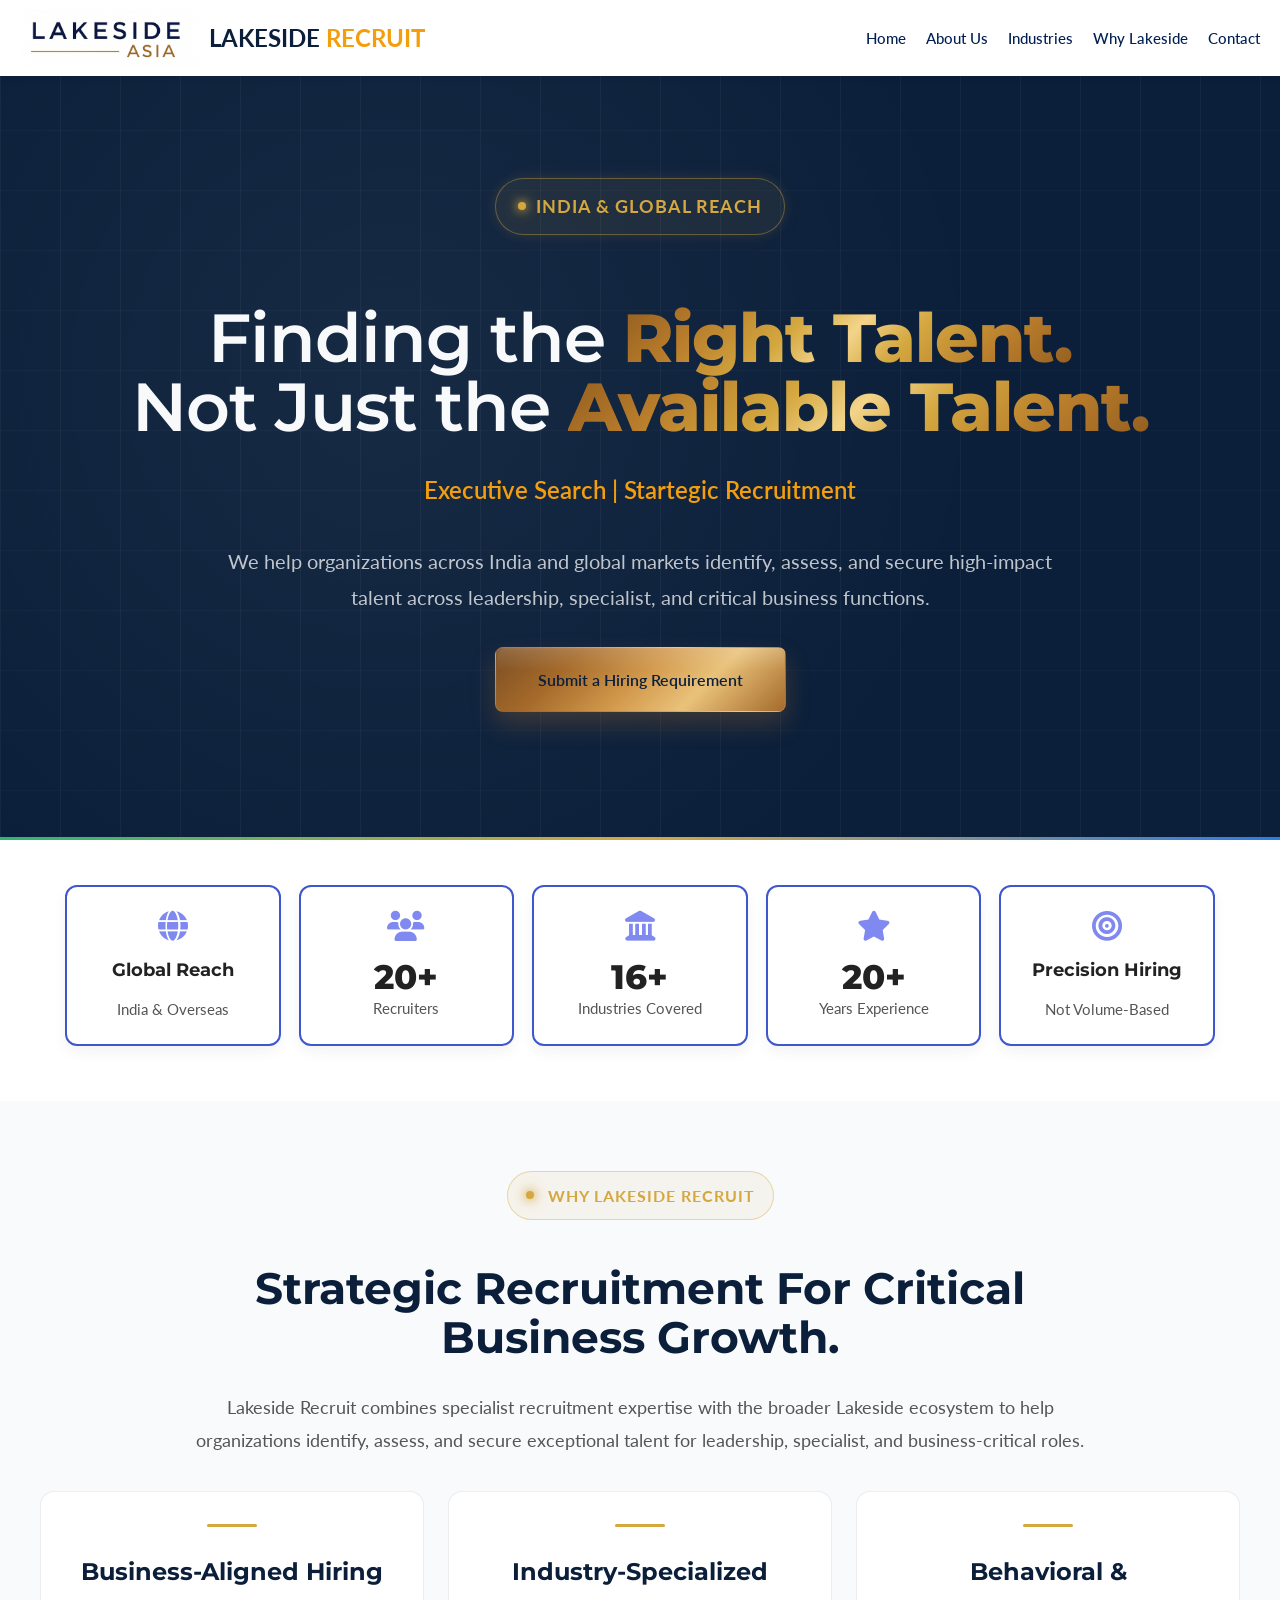
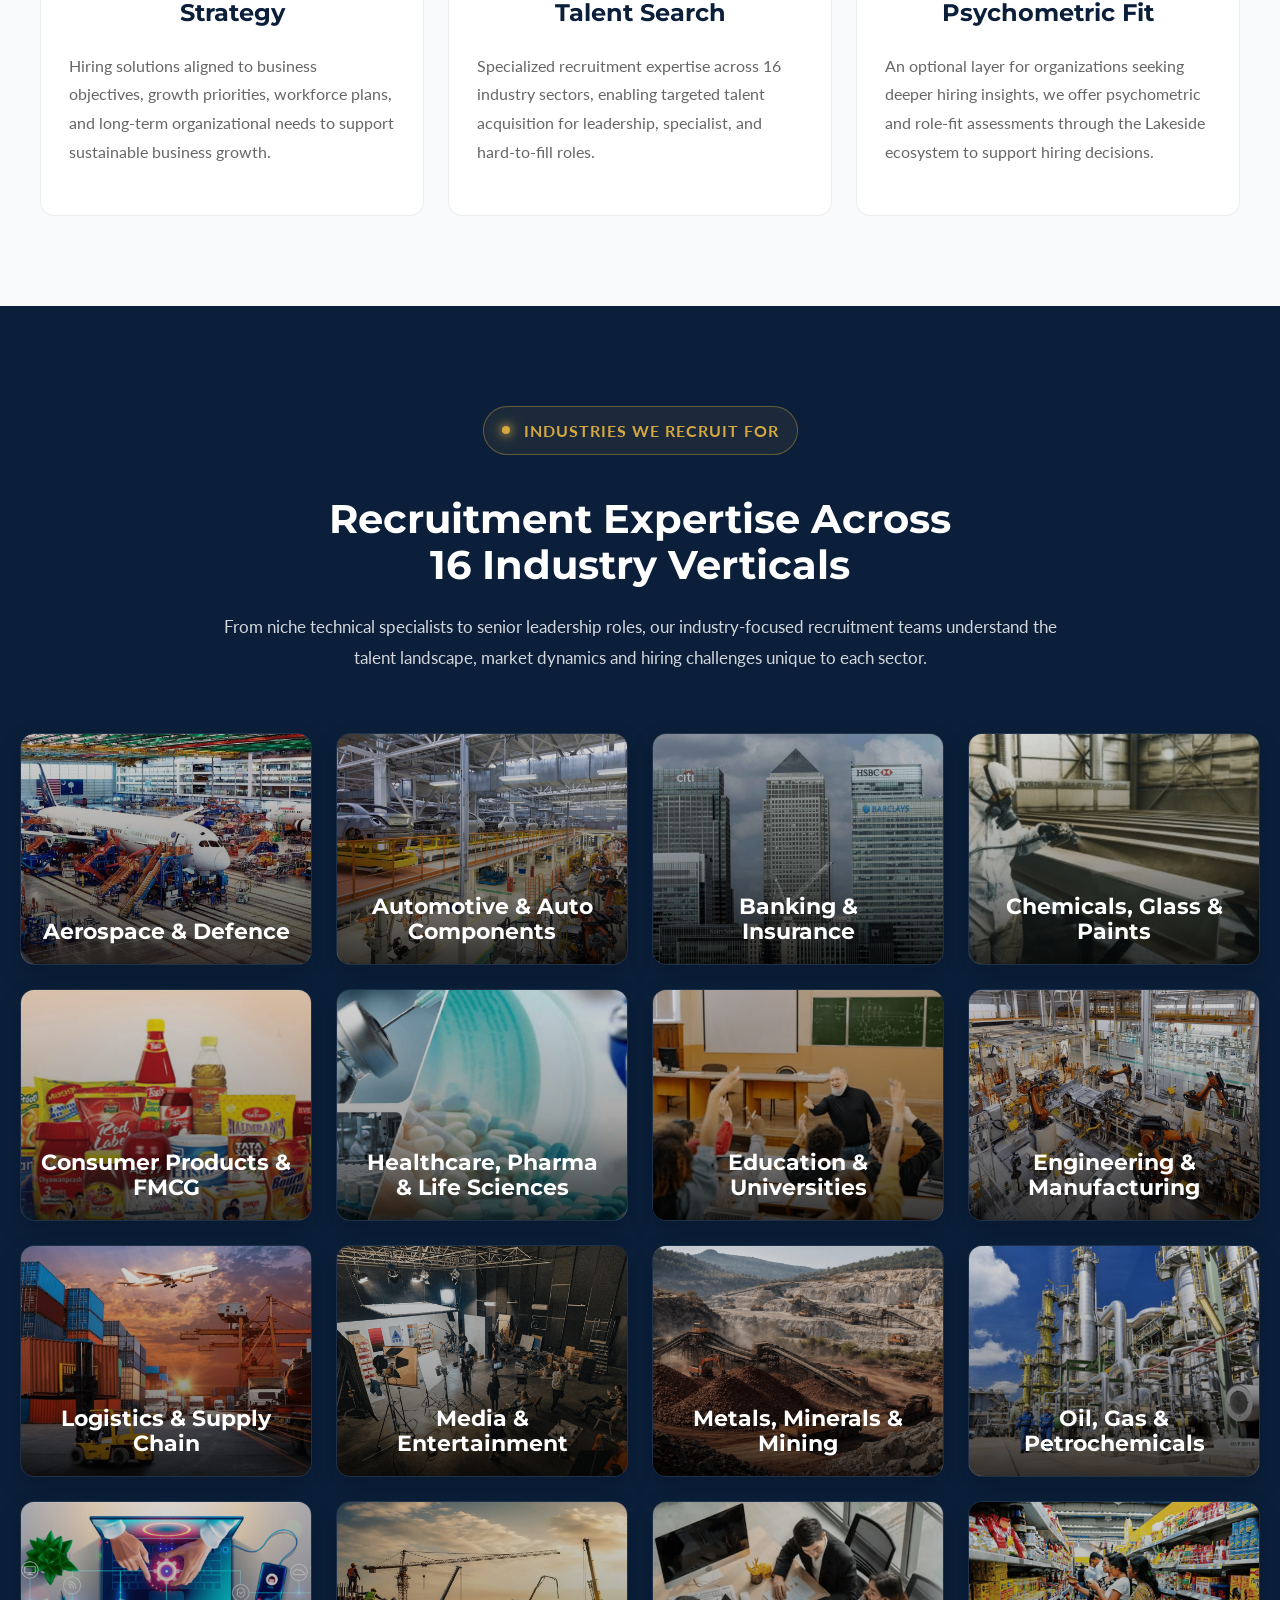
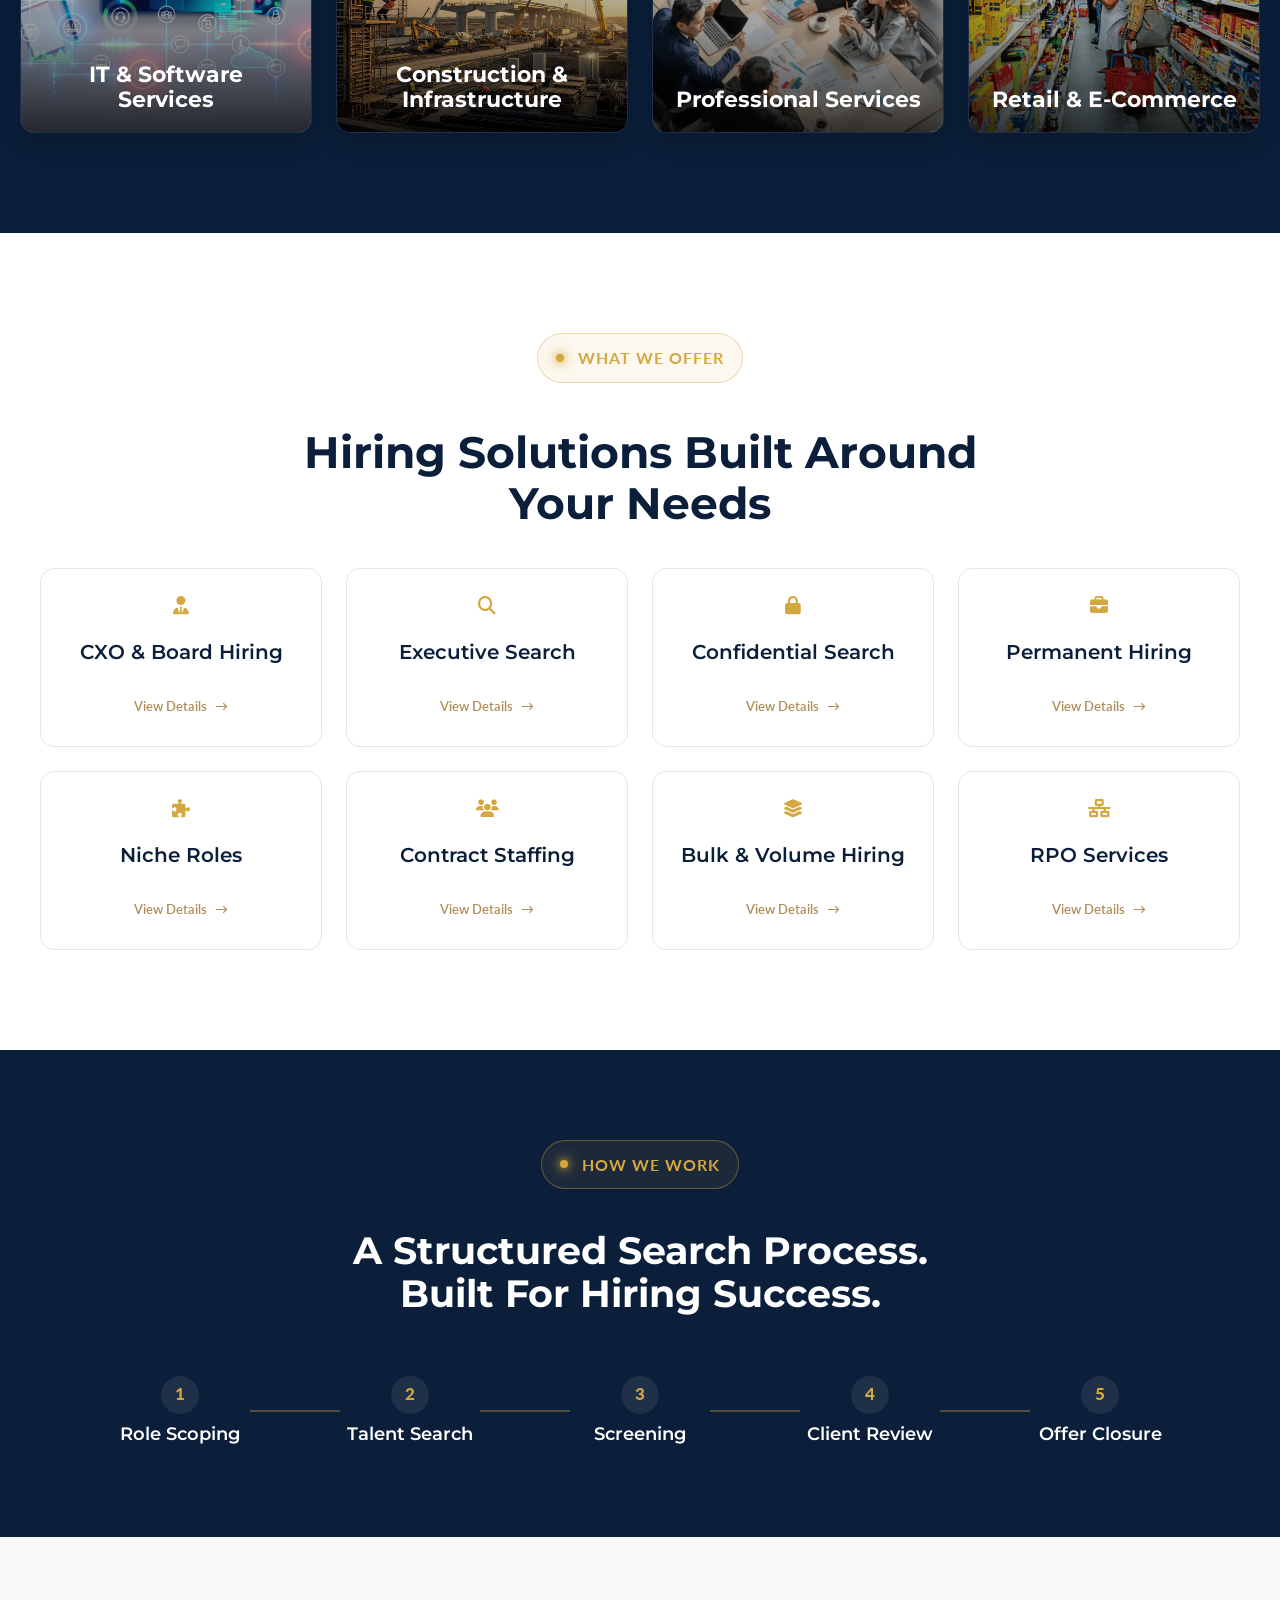
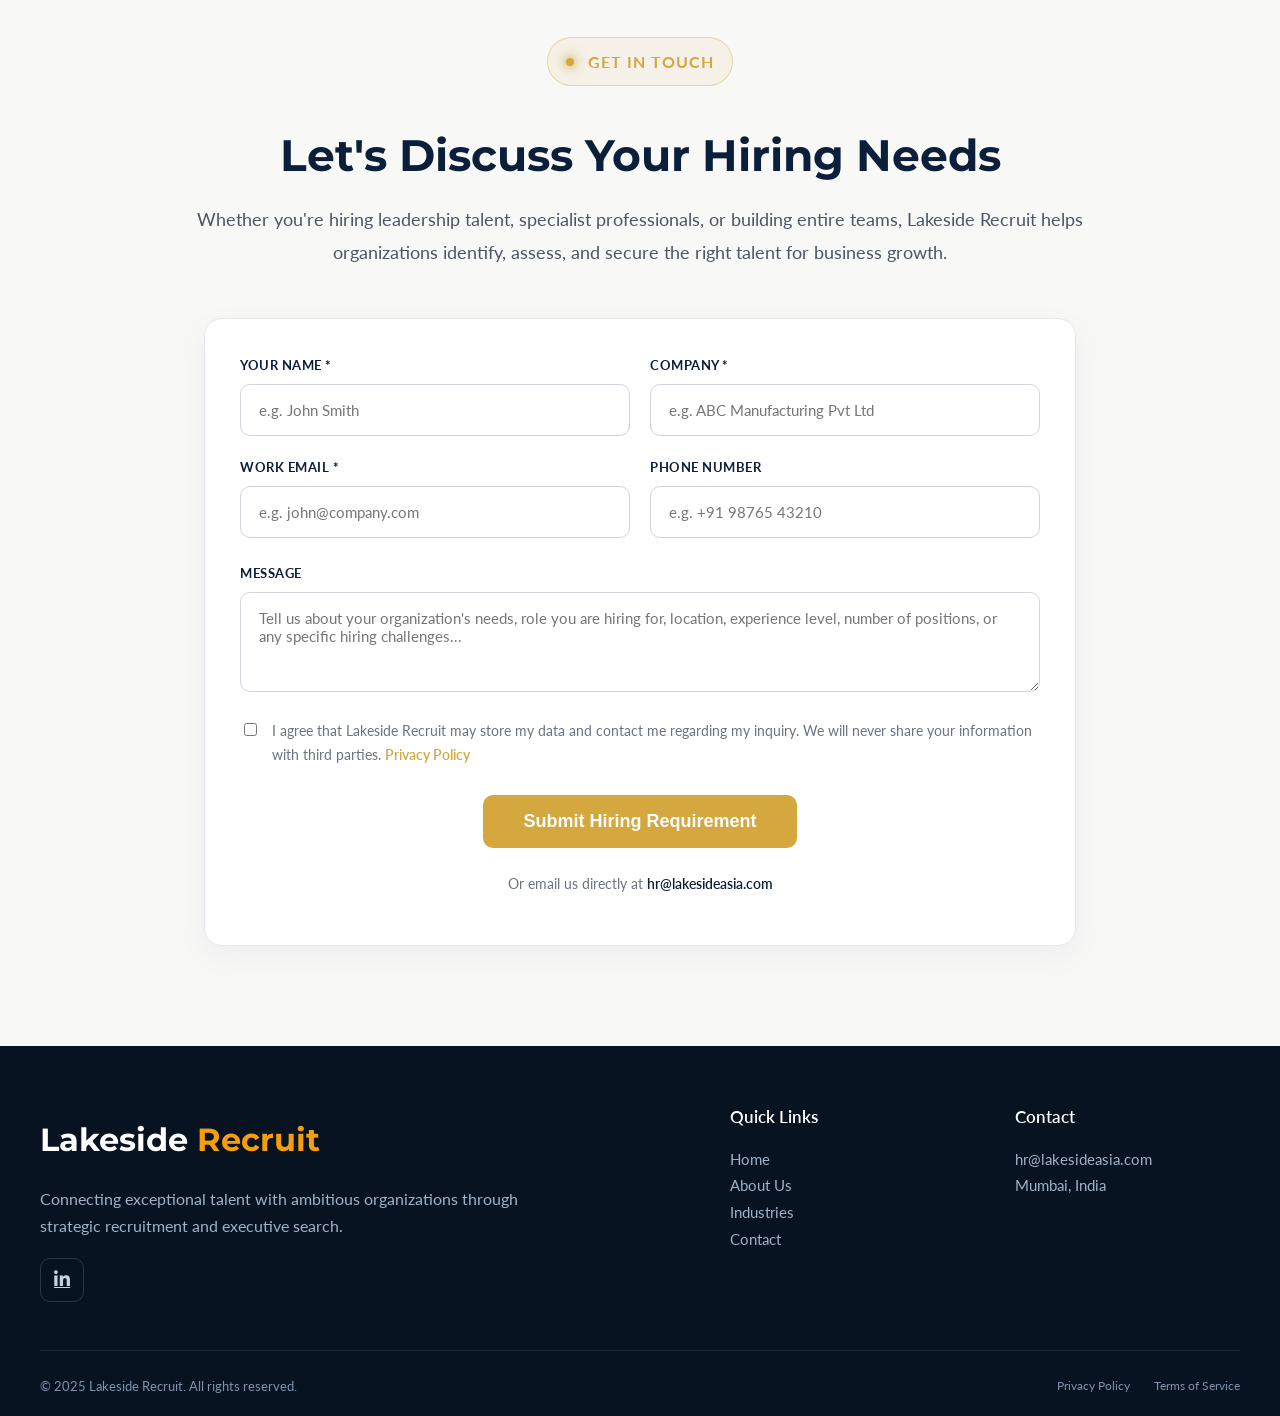
<file: index.html>
<!DOCTYPE html>
<html lang="en">
<head>

  <meta property="og:title" content="Lakeside Recruit" />
<meta property="og:description" content="The Recruitment Partner Built for Growth" />
<meta property="og:image" content="https://recruit.lakesideasia.com/assets/lakeside-recruit-social-banner.png" />

<meta property="og:image:width" content="1200" />
<meta property="og:image:height" content="630" />
<meta property="og:image:alt" content="Lakeside Recruit | Executive Search | Strategic Recruitment | India & Global Reach" />

<meta property="og:type" content="website" />

  <meta property="og:url" content="https://recruit.lakesideasia.com/" />
<meta property="og:site_name" content="Lakeside Recruit" />

<meta charset="UTF-8" />
<meta name="viewport" content="width=device-width, initial-scale=1.0"/>

  <meta name="google-site-verification" content="FdhPcAISF8_3vkQfyDf0i8Gjw5KIVuOICAfBsrGMzjg" />

<title>Lakeside Recruit | Executive Search, Strategic Recruitment & Talent Acquisition | India & Global</title>

<meta name="description"
content="Lakeside Recruit is a strategic recruitment and executive search firm helping organizations across India and globally hire leadership, specialist, permanent, contract and volume talent through a consultative HR-led approach.">
  
  <meta name="robots" content="index, follow">
  <meta name="author" content="Lakeside Recruit">

  <meta name="keywords"
content="Executive Search India, Strategic Recruitment, Recruitment Agency India, Leadership Hiring, CXO Hiring, Permanent Hiring, Niche Hiring, Recruitment Process Outsourcing, RPO, Bulk Hiring, Contract Staffing, Talent Acquisition">

  

<link rel="canonical" href="https://recruit.lakesideasia.com/">
  
  <!-- Favicon -->
<link rel="icon" type="image/png" sizes="96x96" href="favicon-96x96.png">
<link rel="icon" type="image/svg+xml" href="favicon.svg">
<link rel="shortcut icon" href="favicon.ico">
<link rel="apple-touch-icon" sizes="180x180" href="apple-touch-icon.png">
<meta name="apple-mobile-web-app-title" content="Lakeside Recruit">
<link rel="manifest" href="site.webmanifest">
  <meta name="theme-color" content="#0B1F3A">
  

    <!-- ✅ Load Google Fonts -->
  <link href="https://fonts.googleapis.com/css2?family=Lato:wght@300;400;700&family=Montserrat:wght@500;600;700&display=swap" rel="stylesheet">

   <link rel="stylesheet" href="https://cdnjs.cloudflare.com/ajax/libs/font-awesome/6.4.0/css/all.min.css">
  <link rel="stylesheet" href="assets/css/style.css?" />

  <!-- Smooth Scroll -->
  <style>
    html {
      scroll-behavior: smooth;
    }
  </style>

  <script type="application/ld+json">
{
  "@context": "https://schema.org",
  "@type": "EmploymentAgency",
  "name": "Lakeside Recruit",
  "url": "https://recruit.lakesideasia.com/",
  "logo": "https://recruit.lakesideasia.com/assets/lakeside-recruit-logo.png",
  "image": "https://recruit.lakesideasia.com/assets/lakeside-recruit-social-banner.png",
  "description": "Lakeside Recruit is a strategic recruitment and executive search firm helping organizations across India and globally identify leadership, specialist, and business-critical talent through a consultative, HR-led approach.",
  "email": "mailto:hr@lakesideasia.com",
  "founder": {
    "@type": "Person",
    "name": "Sweety Vasani"
  },
  "areaServed": [
  {
    "@type": "Country",
    "name": "India"
  },
  {
    "@type": "Country",
    "name": "United Arab Emirates"
  },
    {
    "@type": "Country",
    "name": "Saudi Arabia"
  },
     {
    "@type": "Country",
    "name": "Qatar"
  },
     {
    "@type": "Country",
    "name": "Bahrain"
  },
      {
    "@type": "Country",
    "name": "Oman"
  },
  {
    "@type": "Place",
    "name": "Global"
  }
],
  "sameAs": [
    "https://www.linkedin.com/company/lakeside-human-capital/"
  ],
  "knowsAbout": [
    "Executive Search",
    "Strategic Recruitment",
    "Leadership Hiring",
    "Specialist Recruitment",
    "Talent Acquisition",
    "Recruitment Consulting"
  ],
  "slogan": "Finding the Right Talent. Not Just the Available Talent.",
  "parentOrganization": {
    "@type": "Organization",
    "name": "Lakeside Human Capital"
  }
}
</script>

  <script type="application/ld+json">
{
  "@context": "https://schema.org",
  "@type": "WebSite",
  "name": "Lakeside Recruit",
  "url": "https://recruit.lakesideasia.com/"
}
</script>

  
 </head>
<body>
 <!-- Header -->
<header>
  <a href="index.html" class="brand">
    <img src="assets/Lakeside Human Capital Logo.png" alt="Lakeside Recruit Logo" class="logo-img" />
    <span class="brand-name">
      <strong class="brand-bold">LAKESIDE</strong>
    <strong class="brand-accent">RECRUIT</strong>
    </span>
  </a>
      <!-- add this inside header, after your <nav> -->
  <button class="menu-toggle" aria-label="Open menu" aria-expanded="false">☰</button>
  
  <nav>
    <ul>
      <li><a href="#home" class="active">Home</a></li>
      <li><a href="about.html">About Us</a></li>
      <li><a href="#industries">Industries</a></li>
      <li><a href="#why-us">Why Lakeside</a></li>
      <li><a href="#contact">Contact</a></li>
    </ul>
  </nav>
</header>
  

  <!-- ✅ Add the mobile nav block right AFTER the header -->
  <nav class="mobile-nav" aria-hidden="true">
    <ul>
      <li><a href="#home" class="active">Home</a></li>
      <li><a href="about.html">About Us</a></li>
      <li><a href="#industries">Industries</a></li>
      <li><a href="#why-us">Why Lakeside</a></li>
      <li><a href="#contact">Contact</a></li>
    </ul>
  </nav>

  
  
<!-- Hero -->
  <section id="home" class="recruit-hero">
  <div class="hero-overlay"></div>

  <div class="hero-content">
    <span class="hero-eyebrow">
      <span class="eyebrow-dot"></span> 
      <span class="eyebrow-text">
      India & Global Reach </span>
      </span>


    <h1>
    <span class="hero-line">
        Finding the <span class="hero-accent">Right Talent.</span>
    </span>

    <span class="hero-line">
        Not Just the <span class="hero-accent">Available Talent.</span>
    </span>
</h1>

            <p class="hero-tagline">
Executive Search | Startegic Recruitment
</p>


    <p class="hero-subtext">
We help organizations across India and global markets identify,
    assess, and secure high-impact talent across leadership,
    specialist, and critical business functions.</p>


<div class="hero-buttons">
  <a href="#contact" class="btn-primary">
    Submit a Hiring Requirement
  </a>

</div>
 </div>


  <div class="hero-divider"></div>

     
    </section>


  <!-- Recruitment Highlights -->

<section class="recruit-highlights">

    <div class="highlights-grid">

        <div class="highlight-card">
            <div class="highlight-icon">
                <i class="fas fa-globe"></i>
            </div>
            <h3 class="highlight-title">Global Reach</h3>
            <p>India & Overseas</p>
        </div>

        <div class="highlight-card">
            <div class="highlight-icon">
                <i class="fas fa-users"></i>
            </div>
            <h3 class="highlight-number">20+</h3>
            <p>Recruiters</p>
        </div>

        <div class="highlight-card">
            <div class="highlight-icon">
                <i class="fas fa-landmark"></i>
            </div>
            <h3 class="highlight-number">16+</h3>
            <p>Industries Covered</p>
        </div>

        <div class="highlight-card">
            <div class="highlight-icon">
                <i class="fas fa-star"></i>
            </div>
            <h3 class="highlight-number">20+</h3>
            <p>Years Experience</p>
        </div>

        <div class="highlight-card">
            <div class="highlight-icon">
                <i class="fas fa-bullseye"></i>
            </div>
            <h3 class="highlight-title">Precision Hiring</h3>
            <p>Not Volume-Based</p>
        </div>

    </div>

</section>

  
  

  <!-- WHY LAKESIDE RECRUIT -->
  <section id="why-us" class="why-recruit">

  <div class="container">

    <span class="section-eyebrow">
       <span class="eyebrow-dot"></span>
      WHY LAKESIDE RECRUIT
    </span>

    <h2>
      Strategic Recruitment For Critical Business Growth.
    </h2>

    <p class="section-intro">
Lakeside Recruit combines specialist recruitment expertise with the broader Lakeside ecosystem to help organizations identify, assess, and secure exceptional talent for leadership, specialist, and business-critical roles.
    </p>

    <div class="recruit-pillars">

      <div class="pillar-card">

        <div class="pillar-line"></div>
        
        <h3>Business-Aligned Hiring Strategy</h3>
        <p>
          Hiring solutions aligned to business objectives, growth priorities, workforce plans, and long-term organizational needs to support sustainable business growth.
        </p>
        
      </div>

      <div class="pillar-card">

        <div class="pillar-line"></div>
        
        <h3>Industry-Specialized Talent Search</h3>
        <p>
          Specialized recruitment expertise across 16 industry sectors, enabling targeted talent acquisition for leadership, specialist, and hard-to-fill roles.
        </p>
      </div>

      <div class="pillar-card">

        <div class="pillar-line"></div>
        
        <h3> Behavioral & Psychometric Fit </h3>
        <p>
          An optional layer for organizations seeking deeper hiring insights, we offer psychometric and role-fit assessments through the Lakeside ecosystem to support hiring decisions.
</p>
      </div>

    </div>

  </div>

</section>


    <!-- INDUSTRIES-->

  <section id="industries" class="industries-section">

    <div class="container">

        <span class="section-eyebrow">
           <span class="eyebrow-dot"></span>
          INDUSTRIES WE RECRUIT FOR 
        </span>

        <h2>Recruitment Expertise Across <br> 16 Industry Verticals</h2>

        <p class="section-intro">
From niche technical specialists to senior leadership roles,
our industry-focused recruitment teams understand the talent
landscape, market dynamics and hiring challenges unique to
each sector.        </p>

      
        <div class="industry-grid">

    <div class="industry-card">
        <img src="assets/images/industries/aerospace.jpg" alt="">
        <div class="industry-overlay">
            <h3>Aerospace & Defence</h3>
        </div>
    </div>

    <div class="industry-card">
        <img src="assets/images/industries/automotive.jpg" alt="">
        <div class="industry-overlay">
            <h3>Automotive & Auto Components</h3>
        </div>
    </div>

    <div class="industry-card">
        <img src="assets/images/industries/banking.jpg" alt="">
        <div class="industry-overlay">
            <h3>Banking & <br> Insurance</h3>
        </div>
    </div>

    <div class="industry-card">
        <img src="assets/images/industries/chemicals.png" alt="">
        <div class="industry-overlay">
            <h3>Chemicals, Glass & Paints</h3>
        </div>
    </div>

    <div class="industry-card">
        <img src="assets/images/industries/consumer.png" alt="">
        <div class="industry-overlay">
            <h3>Consumer Products & FMCG</h3>
        </div>
    </div>

    <div class="industry-card">
        <img src="assets/images/industries/healthcare.png" alt="">
        <div class="industry-overlay">
            <h3>Healthcare, Pharma & Life Sciences</h3>
        </div>
    </div>

    <div class="industry-card">
        <img src="assets/images/industries/education.png" alt="">
        <div class="industry-overlay">
            <h3>Education & Universities</h3>
        </div>
    </div>

    <div class="industry-card">
        <img src="assets/images/industries/engineering.png" alt="">
        <div class="industry-overlay">
            <h3>Engineering & Manufacturing</h3>
        </div>
    </div>

    <div class="industry-card">
        <img src="assets/images/industries/logistics.png" alt="">
        <div class="industry-overlay">
            <h3>Logistics & Supply Chain</h3>
        </div>
    </div>

    <div class="industry-card">
        <img src="assets/images/industries/media.png" alt="">
        <div class="industry-overlay">
            <h3>Media & Entertainment</h3>
        </div>
    </div>

    <div class="industry-card">
        <img src="assets/images/industries/mining.png" alt="">
        <div class="industry-overlay">
            <h3>Metals, Minerals & Mining</h3>
        </div>
    </div>

    <div class="industry-card">
        <img src="assets/images/industries/oilgas.png" alt="">
        <div class="industry-overlay">
            <h3>Oil, Gas & Petrochemicals</h3>
        </div>
    </div>

    <div class="industry-card">
        <img src="assets/images/industries/IT.png" alt="">
        <div class="industry-overlay">
            <h3>IT & Software Services</h3>
        </div>
    </div>

    <div class="industry-card">
        <img src="assets/images/industries/construction.png" alt="">
        <div class="industry-overlay">
            <h3>Construction & Infrastructure</h3>
        </div>
    </div>

    <div class="industry-card">
        <img src="assets/images/industries/professional.png" alt="">
        <div class="industry-overlay">
            <h3>Professional Services</h3>
        </div>
    </div>

    <div class="industry-card">
        <img src="assets/images/industries/retail.png" alt="">
        <div class="industry-overlay">
            <h3>Retail & E-Commerce</h3>
        </div>
    </div>
          
</div>
</div>
</section>

  <!-- HIRING SOLUTIONS -->

<section id="hiring-solutions" class="solutions-section">

    <div class="container">

        <span class="section-eyebrow">
           <span class="eyebrow-dot"></span> 
          WHAT WE OFFER</span>

        <h2>
            Hiring Solutions Built Around<br>
            Your Needs
        </h2>

        <div class="solutions-grid">

            <a href="hiring-solutions/cxo-board-hiring.html" class="solution-card">
               <div class="solution-content">
                <i class="fas fa-user-tie"></i>
                <h3>CXO & Board Hiring</h3>

                  <span class="solution-link">
            View Details
            <span class="arrow">→</span>
        </span>
                 
            </div>
            </a>
              

            <a href="hiring-solutions/executive-search.html" class="solution-card">
               <div class="solution-content">
                <i class="fas fa-search"></i>
                <h3>Executive Search</h3>

                 <span class="solution-link">
            View Details
            <span class="arrow">→</span>
        </span>
                 
            </div>
            </a>

            <a href="hiring-solutions/confidential-search.html" class="solution-card">
               <div class="solution-content">
                <i class="fas fa-lock"></i>
                <h3>Confidential Search</h3>

                 <span class="solution-link">
            View Details
            <span class="arrow">→</span>
        </span>
                 
            </div>
              </a>

            <a href="hiring-solutions/permanent-hiring.html" class="solution-card">
               <div class="solution-content">
                <i class="fas fa-briefcase"></i>
                <h3>Permanent Hiring</h3>

                 <span class="solution-link">
            View Details
            <span class="arrow">→</span>
        </span>

                            </div>
            </a>

            <a href="hiring-solutions/niche-roles.html" class="solution-card">
               <div class="solution-content">
                <i class="fas fa-puzzle-piece"></i>
                <h3>Niche Roles</h3>

                 <span class="solution-link">
            View Details
            <span class="arrow">→</span>
        </span>
                 
            </div>
            </a>

            <a href="hiring-solutions/contract-staffing.html" class="solution-card">
               <div class="solution-content">
                <i class="fas fa-users"></i>
                <h3>Contract Staffing</h3>

                 <span class="solution-link">
            View Details
            <span class="arrow">→</span>
        </span>
                 
            </div>
            </a>

            <a href="hiring-solutions/bulk-volume-hiring.html" class="solution-card">
               <div class="solution-content">
                <i class="fas fa-layer-group"></i>
                <h3>Bulk & Volume Hiring</h3>

                 <span class="solution-link">
            View Details
            <span class="arrow">→</span>
        </span>
                 
            </div>
            </a>

            <a href="hiring-solutions/rpo-services.html" class="solution-card">
               <div class="solution-content">
                <i class="fas fa-network-wired"></i>
                <h3>RPO Services </h3>

                 <span class="solution-link">
            View Details
            <span class="arrow">→</span>
        </span>
                 
            </div>
            </a>

        </div>

    </div>

</section>

  <!-- HOW WE WORK -->

<section class="process-section">

    <div class="container">

        <span class="section-eyebrow">
           <span class="eyebrow-dot"></span>
          HOW WE WORK
        </span>

        <h2>
            A Structured Search Process.<br>
            Built For Hiring Success.
        </h2>

        <div class="process-timeline">

            <div class="timeline-step">
                <div class="timeline-number">1</div>
                <h3>Role Scoping</h3>
            </div>

            <div class="timeline-line"></div>

            <div class="timeline-step">
                <div class="timeline-number">2</div>
                <h3>Talent Search</h3>
            </div>

            <div class="timeline-line"></div>

            <div class="timeline-step">
                <div class="timeline-number">3</div>
                <h3>Screening</h3>
            </div>

            <div class="timeline-line"></div>

            <div class="timeline-step">
                <div class="timeline-number">4</div>
                <h3>Client Review</h3>
            </div>

            <div class="timeline-line"></div>

            <div class="timeline-step">
                <div class="timeline-number">5</div>
                <h3>Offer Closure</h3>
            </div>

        </div>

           </div>

</section>

    <!-- CONTACT SECTION -->


<section class="contact-section" id="contact">

    <div class="section-tag">
       <span class="eyebrow-dot"></span>
      GET IN TOUCH
    </div>

    <h2>Let's Discuss Your Hiring Needs</h2>

    <p class="contact-intro">
        Whether you're hiring leadership talent, specialist professionals,
or building entire teams, Lakeside Recruit helps organizations identify,
assess, and secure the right talent for business growth.
    </p>

    <div class="contact-card">

<form id="contactForm"
      action="https://formspree.io/f/xzzolwdk"
      method="POST"
      class="contact-form">
  <input type="hidden" name="website" value="Lakeside Recruit">

  <input type="hidden"
       name="_redirect"
        value="https://recruit.lakesideasia.com/thankyou.html">
  
  
            <div class="form-grid">

                <div class="form-group">
                    <label>Your Name *</label>
<input type="text"
       name="name"
       placeholder="e.g. John Smith"
       required>
                </div>

                <div class="form-group">
                    <label>Company *</label>
<input type="text"
       name="company"
       placeholder="e.g. ABC Manufacturing Pvt Ltd"
       required>
                </div>

                <div class="form-group">
                    <label>Work Email *</label>
                  <input type="email"
       name="email"
       placeholder="e.g. john@company.com"
       required>
                </div>

                <div class="form-group">
                    <label>Phone Number</label>
<input type="tel"
       name="phone"
       placeholder="e.g. +91 98765 43210">
                </div>

            </div>

            <div class="form-group">
                <label>Message</label>

              <textarea
name="message"
placeholder="Tell us about your organization's needs, role you are hiring for, location, experience level, number of positions, or any specific hiring challenges..."></textarea>
            </div>

            <div class="consent-box">

                <input
                    type="checkbox"
                    id="consent"
                    required>

                <label for="consent">

                    I agree that Lakeside Recruit may store my data and contact me regarding my inquiry.
                    We will never share your information with third parties.

                    <a href="#">Privacy Policy</a>

                </label>

            </div>

            <button type="submit" class="contact-btn">
                Submit Hiring Requirement
            </button>

            <p class="contact-email">
                Or email us directly at
                <a href="mailto:hr@lakesideasia.com">
                    hr@lakesideasia.com
                </a>
            </p>

        </form>

    </div>

</section>

  <footer class="footer">

    <div class="container">

        <div class="footer-content">

            <!-- Left -->
            <div class="footer-brand">
                <h3>Lakeside <span>Recruit</span></h3>

                <p>
                    <p>
Connecting exceptional talent with ambitious organizations through strategic recruitment and executive search.
</p>
            

                <div class="footer-social">
                    <a href="https://www.linkedin.com/company/lakeside-human-capital/" target="_blank" rel="noopener noreferrer" aria-label="LinkedIn">
    <i class="fab fa-linkedin-in"></i>
</a>
                    
                                  </div>
            </div>

            <!-- Center -->
            <div class="footer-links">
                <h4>Quick Links</h4>

                <ul>
                    <li><a href="index.html">Home</a></li>
                    <li><a href="about.html">About Us</a></li>
                    <li><a href="index.html#industries">Industries</a></li>
                    <li><a href="index.html#contact">Contact</a></li>
                </ul>
            </div>

            <!-- Right -->
           <div class="footer-contact">
    <h4>Contact</h4>

    <ul>
        <li>
            <a href="mailto:hr@lakesideasia.com">
                hr@lakesideasia.com
            </a>
        </li>

        <li>
           <span>Mumbai, India</span>
            </a>
        </li>
    </ul>
</div>

        </div>

        <!-- Bottom Footer -->
        <div class="footer-bottom">

            <p>© 2025 Lakeside Recruit. All rights reserved.</p>

            <div class="footer-bottom-links">
                <a href="#">Privacy Policy</a>
                <a href="#">Terms of Service</a>
            </div>

        </div>

    </div>

</footer>

  <script src="script.js"></script>

</body>
</html>
</file>
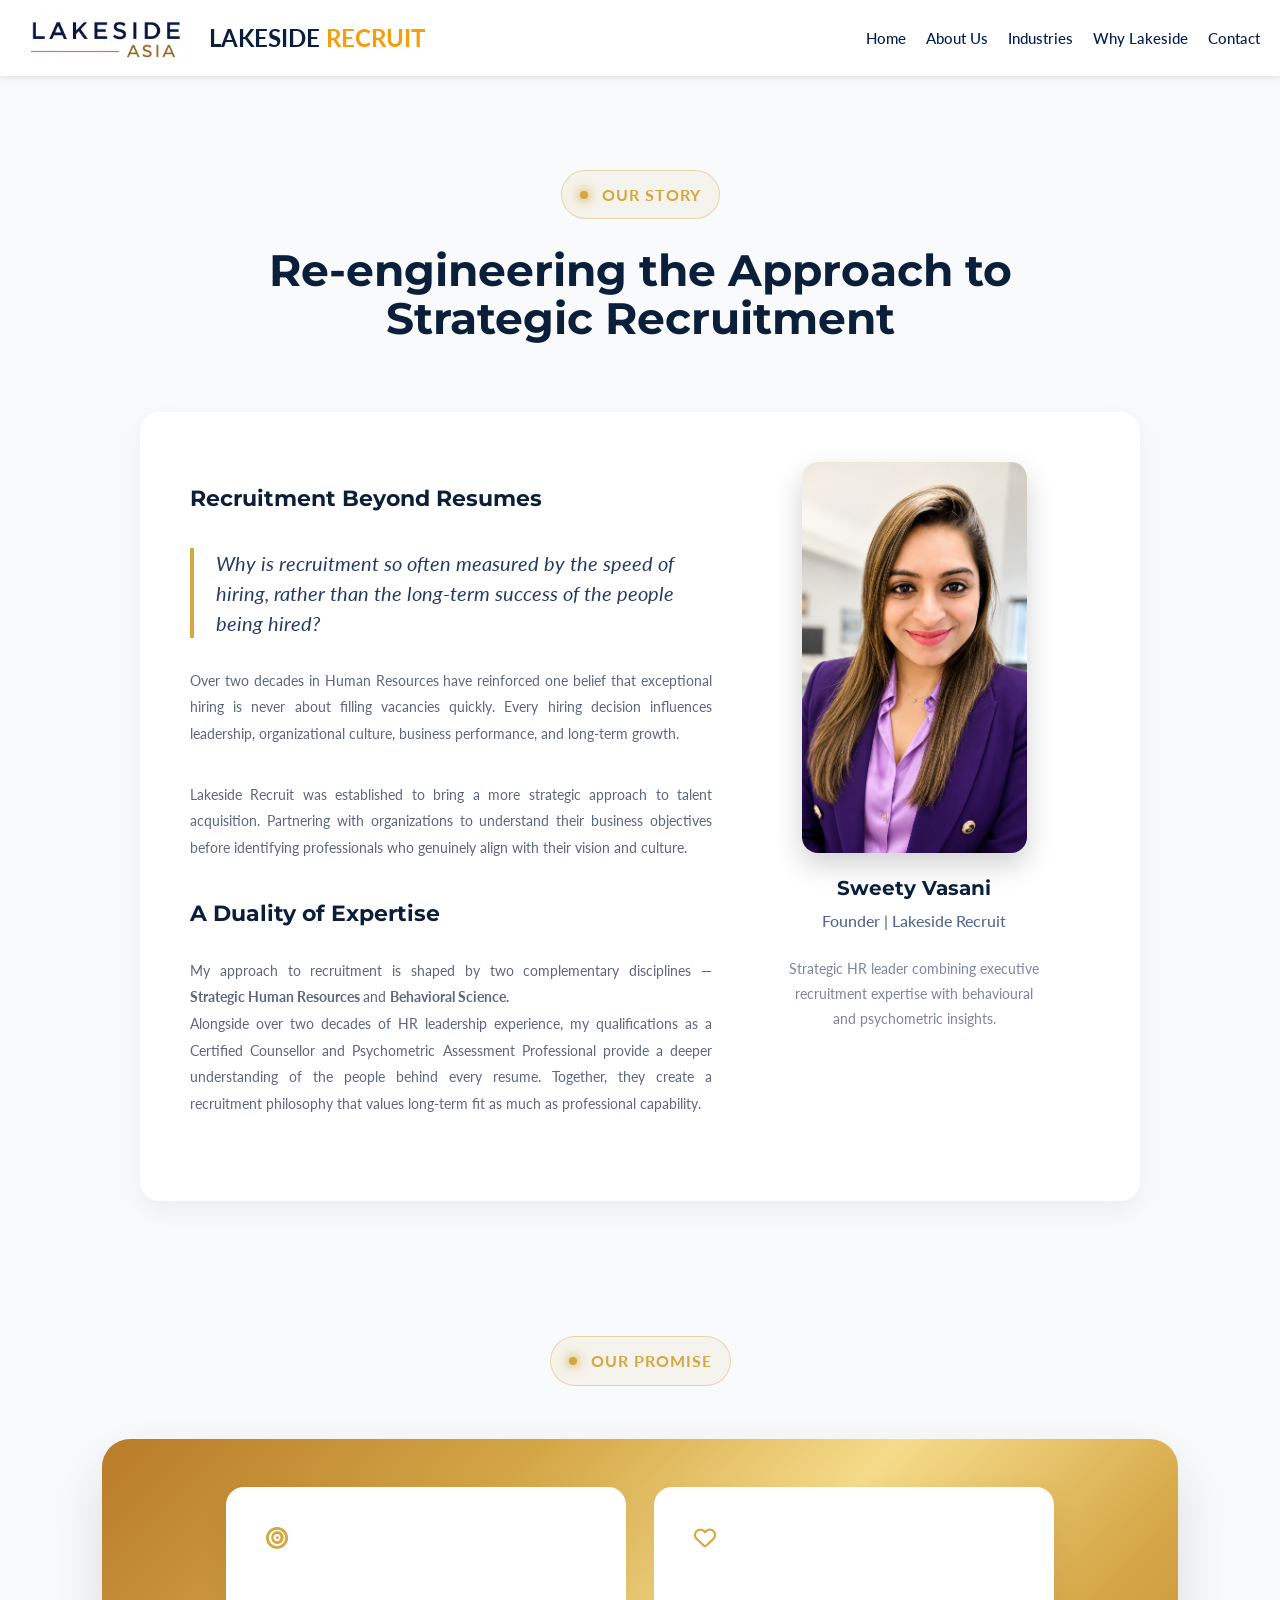
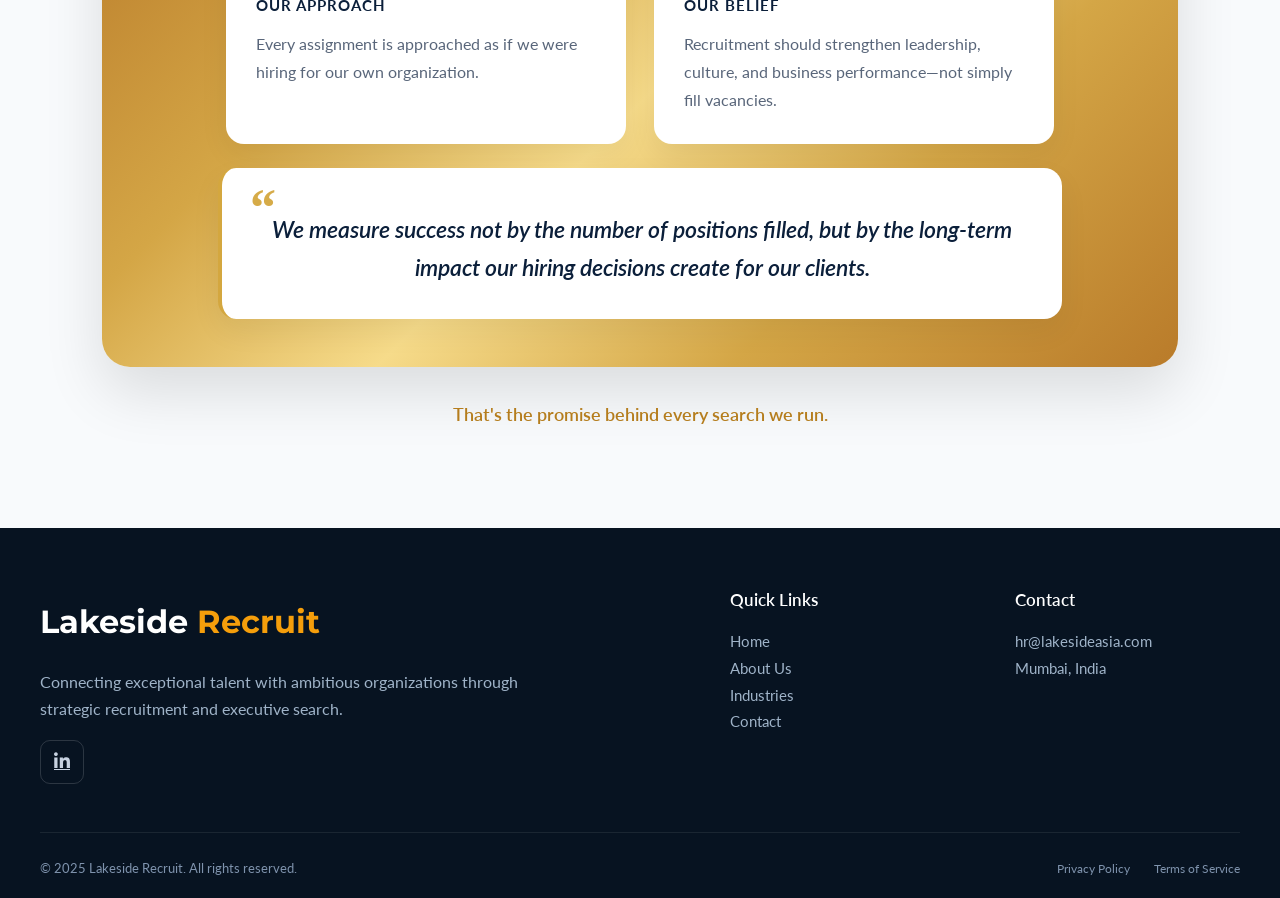
<file: about.html>
<!DOCTYPE html>
<html lang="en">
<head>
  
<meta charset="UTF-8" />
  <meta name="viewport" content="width=device-width, initial-scale=1.0"/>

   <title>About Lakeside Recruit | Executive Search & Recruitment Experts</title>
  
  <meta name="description"
content="Learn about Lakeside Recruit, a strategic recruitment and executive search partner helping organizations hire leadership, specialist, and business-critical talent across India and global markets">

  <meta name="robots" content="index, follow">

    <link rel="canonical" href="https://recruit.lakesideasia.com/about.html">
  
  <meta property="og:title" content="About Lakeside Recruit | Executive Search & Recruitment Experts" />
  <meta property="og:description"
content="Learn about Lakeside Recruit, a strategic recruitment and executive search partner helping organizations hire leadership, specialist, and business-critical talent across India and global markets.">
<meta property="og:image" content="https://recruit.lakesideasia.com/assets/lakeside-recruit-social-banner.png" />
  <meta property="og:image:width" content="1200" />
<meta property="og:image:height" content="630" />
<meta property="og:image:alt" content="Lakeside Recruit | Executive Search | Strategic Recruitment | India & Global Reach" />
  
  <meta property="og:type" content="website" />
  
  <meta property="og:url" content="https://recruit.lakesideasia.com/about.html">
  
 
  <meta name="twitter:card" content="summary_large_image">
<meta name="twitter:title" content="About Lakeside Recruit | Executive Search & Recruitment Experts">
<meta name="twitter:description" content="Learn about Lakeside Recruit, a strategic recruitment and executive search partner helping organizations hire leadership, specialist, and business-critical talent across India and the GCC.">
<meta name="twitter:image" content="https://recruit.lakesideasia.com/assets/lakeside-recruit-social-banner.png">



  <!-- Favicon -->
<link rel="icon" type="image/png" sizes="96x96" href="favicon-96x96.png">
<link rel="icon" type="image/svg+xml" href="favicon.svg">
<link rel="shortcut icon" href="favicon.ico">
<link rel="apple-touch-icon" sizes="180x180" href="apple-touch-icon.png">
<meta name="apple-mobile-web-app-title" content="Lakeside Recruit">
<link rel="manifest" href="site.webmanifest">
  <meta name="theme-color" content="#0B1F3A">
  

    <!-- ✅ Load Google Fonts -->
  <link href="https://fonts.googleapis.com/css2?family=Lato:wght@300;400;700&family=Montserrat:wght@500;600;700&display=swap" rel="stylesheet">

   <link rel="stylesheet" href="https://cdnjs.cloudflare.com/ajax/libs/font-awesome/6.4.0/css/all.min.css">
  <link rel="stylesheet" href="assets/css/style.css?" />

  <!-- Smooth Scroll -->
  <style>
    html {
      scroll-behavior: smooth;
    }
  </style>

<script type="application/ld+json">
{
  "@context": "https://schema.org",
  "@type": "AboutPage",
  "name": "About Lakeside Recruit",
  "url": "https://recruit.lakesideasia.com/about.html",
  "description": "Learn about Lakeside Recruit, a strategic recruitment and executive search partner helping organizations hire leadership, specialist, and business-critical talent across India and global markets.",
  "isPartOf": {
    "@type": "WebSite",
    "name": "Lakeside Recruit",
    "url": "https://recruit.lakesideasia.com/"
  },
  "about": {
    "@type": "EmploymentAgency",
    "name": "Lakeside Recruit",
    "url": "https://recruit.lakesideasia.com/"
  }
}
</script>

  <script type="application/ld+json">
{
  "@context": "https://schema.org",
  "@type": "BreadcrumbList",
  "itemListElement": [
    {
      "@type": "ListItem",
      "position": 1,
      "name": "Home",
      "item": "https://recruit.lakesideasia.com/"
    },
    {
      "@type": "ListItem",
      "position": 2,
      "name": "About",
      "item": "https://recruit.lakesideasia.com/about.html"
    }
  ]
}
</script>

  

 </head>
  
<body>
 <!-- Header -->
<header>
  <a href="index.html" class="brand">
    <img src="assets/Lakeside Human Capital Logo.png" alt="Lakeside Recruit Logo" class="logo-img" />
    <span class="brand-name">
      <strong class="brand-bold">LAKESIDE</strong>
    <strong class="brand-accent">RECRUIT</strong>
    </span>
  </a>
      <!-- add this inside header, after your <nav> -->
  <button class="menu-toggle" aria-label="Open menu" aria-expanded="false">☰</button>
  
  <nav>
    <ul>
      <li><a href="index.html">Home</a></li>
      <li><a href="about.html" class="active">About Us</a></li>
      <li><a href="index.html#industries">Industries</a></li>
      <li><a href="index.html#why-us">Why Lakeside</a></li>
       <li><a href="index.html#contact">Contact</a></li>
    </ul>
  </nav>
</header>
  

  <!-- ✅ Add the mobile nav block right AFTER the header -->
  <nav class="mobile-nav" aria-hidden="true">
    <ul>
      <li><a href="index.html">Home</a></li>
      <li><a href="about.html" class="active">About Us</a></li>
       <li><a href="index.html#industries">Industries</a></li>
      <li><a href="index.html#why-us">Why Lakeside</a></li>
      <li><a href="index.html#contact">Contact</a></li>
    </ul>
  </nav>


<!-- ==========================
     ABOUT STORY
========================== -->

<section class="about-story">

    <div class="container">

        <span class="section-eyebrow">
            <span class="eyebrow-dot"></span>
            OUR STORY
        </span>

        <h1>
            Re-engineering the Approach to <br>
            Strategic Recruitment
        </h1>

        <div class="story-card">

            <!-- Left -->

            <div class="story-content">

                <h2>Recruitment Beyond Resumes</h2>

                <blockquote>

                    Why is recruitment so often measured by the speed of hiring,
                    rather than the long-term success of the people being hired?

                </blockquote>

                <p>

                  Over two decades in Human Resources have reinforced one belief that exceptional hiring is never about filling vacancies quickly. 
                  Every hiring decision influences leadership, organizational culture, business performance, and long-term growth.

                </p>

                <p>

                  Lakeside Recruit was established to bring a more strategic approach to talent acquisition. 
                  Partnering with organizations to understand their business objectives before identifying professionals who genuinely align with their vision and culture.

                </p>

                <h2>A Duality of Expertise</h2>

                <p>

                  My approach to recruitment is shaped by two complementary disciplines — <strong> Strategic Human Resources </strong> and <strong> Behavioral Science. </strong> <br>
                  Alongside over two decades of HR leadership experience, my qualifications as a Certified Counsellor and Psychometric Assessment Professional provide a deeper understanding of the people behind every resume. Together, they create a recruitment philosophy that values long-term fit as much as professional capability.  
                  

                </p>

                         </div>

            <!-- Right -->

            <div class="founder-card">

                <img src="assets/Sweety Pic-3.png"
                     alt="Sweety Vasani">

                <h3>Sweety Vasani</h3>

                <span>
                    Founder | Lakeside Recruit
                </span>

                <p>

                Strategic HR leader combining executive recruitment expertise with behavioural and psychometric insights.

                </p>

            </div>

        </div>

    </div>

</section>


  <!-- ==========================
     OUR PROMISE
========================== -->

<section class="about-promise">

    <div class="container">

        <div class="promise-header">

            <span class="section-eyebrow">
                <span class="eyebrow-dot"></span>
                OUR PROMISE
            </span>

        </div>

      <div class="promise-panel">
        <div class="promise-grid">

            <div class="promise-box">

                <div class="promise-icon">
                    <i class="fas fa-bullseye"></i>
                </div>

                <h4>OUR APPROACH</h4>

                <p>
                    Every assignment is approached as if we were hiring for our own organization.
                </p>

            </div>

            <div class="promise-box">

                <div class="promise-icon">
                    <i class="far fa-heart"></i>
                </div>

                <h4>OUR BELIEF</h4>

                <p>
                    Recruitment should strengthen leadership, culture, and business performance—not simply fill vacancies.
                </p>

            </div>

        </div>
    

        <div class="promise-quote">

           <span class="quote-icon">&ldquo;</span>

            <blockquote>

                We measure success not by the number of positions filled,
                but by the long-term impact our hiring decisions create
                for our clients.

            </blockquote>

        </div>
          </div>

        <p class="promise-ending">
            That's the promise behind every search we run.
        </p>

    </div>

</section>


  <!-- ==========================
     Footer
========================== -->


<footer class="footer">

    <div class="container">

        <div class="footer-content">

            <!-- Left -->
            <div class="footer-brand">
                <h3>Lakeside <span>Recruit</span></h3>

                                    <p>
Connecting exceptional talent with ambitious organizations through strategic recruitment and executive search.
</p>
            

                <div class="footer-social">
                    <a href="https://www.linkedin.com/company/lakeside-human-capital/" target="_blank" rel="noopener noreferrer" aria-label="LinkedIn">
    <i class="fab fa-linkedin-in"></i>
</a>
                    
                                  </div>
            </div>

            <!-- Center -->
            <div class="footer-links">
                <h4>Quick Links</h4>

                <ul>
                    <li><a href="index.html">Home</a></li>
                    <li><a href="about.html">About Us</a></li>
                    <li><a href="index.html#industries">Industries</a></li>
                    <li><a href="index.html#contact">Contact</a></li>
                </ul>
            </div>

            <!-- Right -->
           <div class="footer-contact">
    <h4>Contact</h4>

    <ul>
        <li>
            <a href="mailto:hr@lakesideasia.com">
                hr@lakesideasia.com
            </a>
        </li>

        <li>
           <span>Mumbai, India</span>
                   </li>
    </ul>
</div>

        </div>

        <!-- Bottom Footer -->
        <div class="footer-bottom">

            <p>© 2025 Lakeside Recruit. All rights reserved.</p>

            <div class="footer-bottom-links">
                <a href="#">Privacy Policy</a>
                <a href="#">Terms of Service</a>
            </div>

        </div>

    </div>

</footer>

  <script src="script.js"></script>
</body>
</html>
</file>
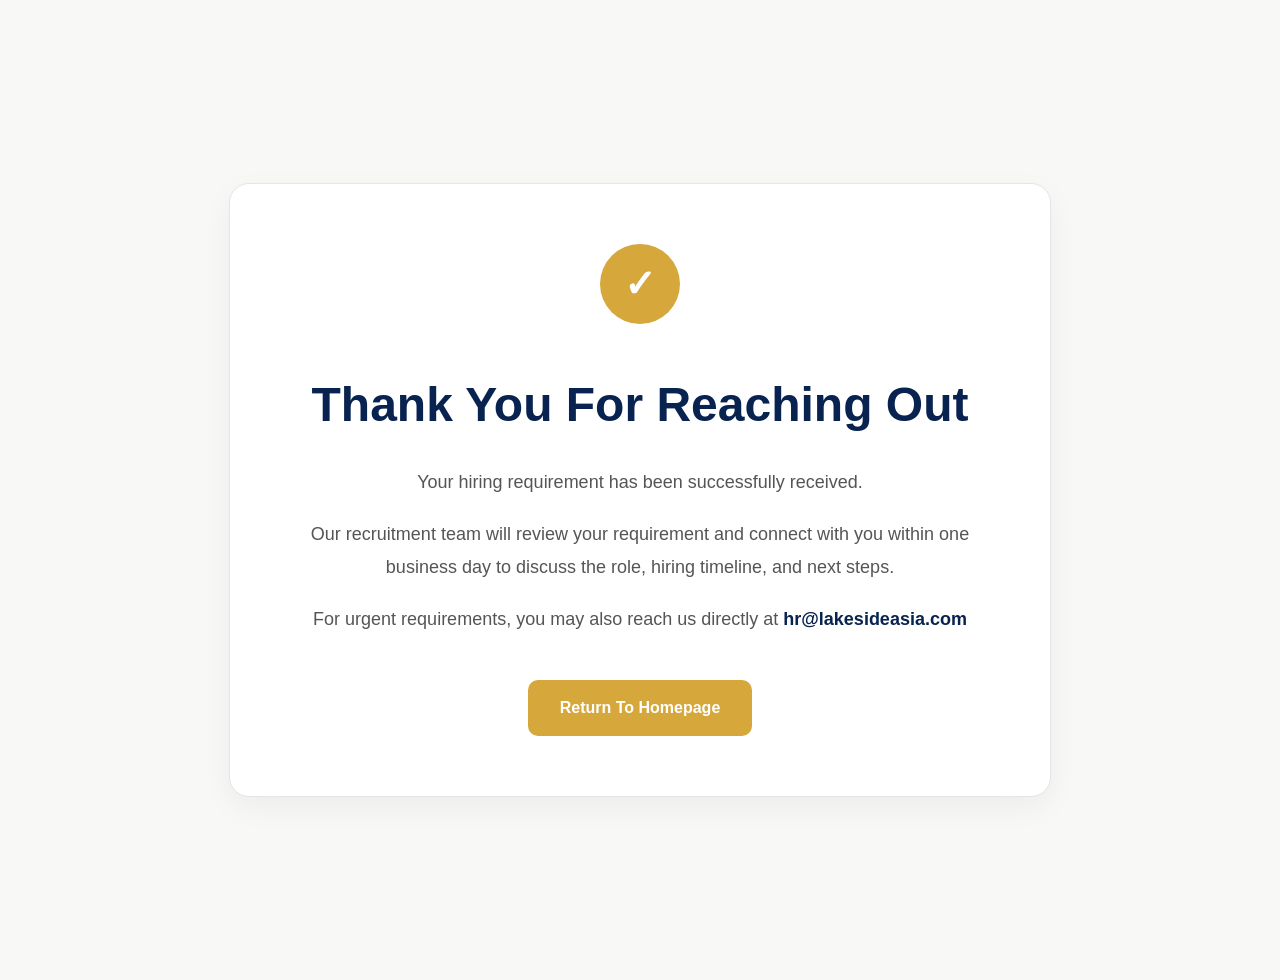
<file: thank-you.html>
<!DOCTYPE html>

<html lang="en">
<head>
<meta charset="UTF-8">
<meta name="viewport" content="width=device-width, initial-scale=1.0">
<title>Thank You | Lakeside Recruit</title>

<link rel="stylesheet" href="style.css">

<style>
.thankyou-page{
    min-height:100vh;
    display:flex;
    align-items:center;
    justify-content:center;
    background:#f8f8f6;
    padding:40px 20px;
}

.thankyou-card{
    max-width:700px;
    width:100%;
    background:#fff;
    border:1px solid #e5e5e5;
    border-radius:20px;
    padding:60px;
    text-align:center;
    box-shadow:0 10px 30px rgba(0,0,0,0.05);
}

.success-icon{
    width:80px;
    height:80px;
    margin:0 auto 25px;
    border-radius:50%;
    background:#d6a73a;
    color:#fff;
    font-size:38px;
    display:flex;
    align-items:center;
    justify-content:center;
    font-weight:700;
}

.thankyou-card h1{
    font-size:48px;
    color:#08234f;
    margin-bottom:20px;
}

.thankyou-card p{
    font-size:18px;
    line-height:1.8;
    color:#555;
    margin-bottom:20px;
}

.thankyou-email{
    color:#08234f;
    font-weight:600;
}

.home-btn{
    display:inline-block;
    margin-top:25px;
    padding:14px 32px;
    background:#d6a73a;
    color:#fff;
    text-decoration:none;
    border-radius:10px;
    font-weight:600;
    transition:0.3s;
}

.home-btn:hover{
    opacity:0.9;
}
</style>

</head>

<body>

<section class="thankyou-page">


<div class="thankyou-card">

    <div class="success-icon">✓</div>

    <h1>Thank You For Reaching Out</h1>

    <p>
        Your hiring requirement has been successfully received.
    </p>

    <p>
        Our recruitment team will review your requirement and connect with you
        within one business day to discuss the role, hiring timeline,
        and next steps.
    </p>

    <p>
        For urgent requirements, you may also reach us directly at
        <span class="thankyou-email">hr@lakesideasia.com</span>
    </p>

    <a href="index.html" class="home-btn">
        Return To Homepage
    </a>

</div>


</section>

</body>
</html>
</file>
<file: assets/css/style.css>
/* ================== GLOBAL ================== */
body {
  margin: 0;
  font-family: 'Lato', sans-serif;
  color: #333;
  line-height: 1.7;
}

/* Force hide hamburger on desktop */
.menu-toggle {
  display: none;
}

/* Headings & Brand Font */
h1, h2, h3 {
  font-family: 'Montserrat', sans-serif;  
}

.navbar-brand {
  font-family: 'Montserrat', sans-serif;
  font-weight: 700;
  letter-spacing: 1px;
  color: #0b1f3b;
}

html, body {
  overflow-x: hidden;
}

/* ================== HEADER ================== */
header {
  position: fixed;          
  top: 0;
  left: 0;
  width: 100%;
  display: flex;
  align-items: center;   /* keeps logo + text aligned vertically */
  justify-content: space-between;   /* ✅ logo left, nav right */
  background: #fff;        /* White background */
  padding: 10px 20px;
  z-index: 1000;
  box-shadow: 0 2px 6px rgba(0,0,0,0.1); /* subtle shadow */
  box-sizing: border-box;   /* ✅ include padding inside width */
}

/* Brand block (logo + text) */
header .brand {
  display: flex;
  align-items: center;   /* ✅ keeps text vertically centered with logo */
  text-decoration: none;
  flex-shrink: 0;   /* ✅ logo never shrinks */
}

header img {
  height: 64px;   /* mobile / default */
  width: auto;
}

.brand-bold {
    color: #0b1f3a;      /* Your existing navy */
    font-weight: 700;
}

.brand-accent {
    color: #f59e0b;      /* Same orange as footer */ 
    font-weight: 700;
}

@media (min-width: 1024px) {
  header img {
    height: 56px; /* desktop */
  }
}

header .brand-name {
  font-size: 24px;
  font-weight: 600;
  color: #001F54;   /* Navy text */
  margin-left: 10px;
  white-space: nowrap;   /* ✅ keeps text on one line */
}

/* navigation menu */

header nav {
  flex: 1;               /* ✅ nav takes remaining space */
  display: flex;
  justify-content: flex-end; /* ✅ push items to the right */
  min-width: 0;          /* ✅ allow shrinking */
}

header nav ul {
  display: flex;
  flex-wrap: wrap;       /* ✅ prevent overflow by wrapping */
  list-style: none;
  margin: 0;
  padding: 0;
}

header nav ul li {
  margin-left: 20px;
  white-space: nowrap;   /* ✅ keep items on one line each */
}

header nav ul li a {
  text-decoration: none;
  font-size: 15px;  /* ✅ slightly smaller text */
  font-weight: 500;
  color: #001F54;   /* Navy text */
  transition: color 0.3s ease, border-bottom 0.3s ease;
}

header nav ul li a:hover {
  color: #14b8a6; /* ✅ Teal hover */
  border-bottom: 2px solid #14b8a6; /* ✅ Teal underline */
  padding-bottom: 2px;
}

/* Push page content down so it doesn’t hide under sticky nav */
body {
  padding-top: 70px; /* adjust depending on navbar height */
}

/* ================== MOBILE NAV + HERO TWEAKS (append only) ================== */

/* mobile hamburger button (hidden on desktop) */
.menu-toggle {
  display: none;
  background: none;
  border: none;
  font-size: 22px;
  line-height: 1;
  cursor: pointer;
  padding: 8px;
  color: #0a2540;
  background: transparent;
  border-radius: 6px;
}

/* mobile menu container (hidden by default) */
.mobile-nav {
  position: fixed;
  left: 12px;
  right: 12px;
  top: 72px;
  background: #fff;
  border-radius: 12px;
  box-shadow: 0 16px 40px rgba(0,0,0,0.12);
  overflow: hidden;
  max-height: 0;
  opacity: 0;
  transition: max-height .32s ease, opacity .24s ease;
  z-index: 1500;
}

.mobile-nav.open {
  max-height: 520px;
  opacity: 1;
}

.mobile-nav ul {
  list-style: none;
  margin: 0;
  padding: 12px;
  display: flex;
  flex-direction: column;
  gap: 6px;
}

.mobile-nav a {
  display: block;
  padding: 12px 14px;
  text-decoration: none;
  color: #0a2540;
  font-weight: 600;
  border-radius: 8px;
}

.mobile-nav a:hover {
  background: rgba(20,184,166,0.06);
  color: #14b8a6;
}

/* Small-screen overrides */
@media (max-width: 768px) {
  .menu-toggle { display: block; }
  header nav { display: none !important; }
  header img { display: none; }
    body { padding-top: 62px; }
  .mobile-nav { top: 62px; left: 10px; right: 10px; }


  /* Fix brand overflow on mobile */

  header {
    justify-content: space-between;
    padding: 12px 18px;
}
  
header .brand {
  flex-shrink: 1;   /* allow brand to shrink */
  min-width: 0;     /* prevent overflow in flex */
  width: auto;
}


header .brand-name {
  font-size: 26px;   /* smaller so full name fits */
  margin-left: 0;
  font-weight: 700;
  white-space: nowrap;
}

.menu-toggle{
    display:block;
    position:absolute;
    right:16px;
    top:50%;
    transform:translateY(-50%);

    width:42px;
    height:42px;

    border:none;
    background:none;

    font-size:28px;
    color:#0B1F3A;

    cursor:pointer;

    z-index:2000;
}  
}


/* ===============================
   Hero Section - Lakeside Recruit
================================ */

.recruit-hero {
  position: relative;
  background-color: #0B1F3A;
  color: #ffffff;
    display: flex;
  padding-top: 60px;
  padding-bottom: 80px;
  overflow: hidden;
      min-height: 70vh;
    align-items: center;
  justify-content: center;
}

/* Subtle grid overlay */
.recruit-hero::before {
  content: "";
  position: absolute;
  inset: 0;
  background-image: 
    linear-gradient(rgba(255,255,255,0.025) 1px, transparent 1px),
    linear-gradient(90deg, rgba(255,255,255,0.04) 1px, transparent 1px);
  background-size: 60px 60px;
  pointer-events: none;
}

/* Soft blueprint texture overlay */
.recruit-hero .hero-overlay {
  position: absolute;
  inset: 0;
  background: radial-gradient(circle at 30% 40%, rgba(255,255,255,0.05), transparent 60%);
  pointer-events: none;
}

.recruit-hero .hero-content {
  position: relative;
  max-width: 1200px;
  width: 100%;
    z-index: 2;
margin-bottom: 0;
  text-align: center;

  display: flex;
  flex-direction: column;
  align-items: center;
  
  opacity: 0;
  transform: translateY(25px);
  animation: fadeUp 0.8s ease forwards;
}

@keyframes fadeUp {
  to {
    opacity: 1;
    transform: translateY(0);
  }
}


.recruit-hero .hero-eyebrow {
  display: inline-flex;
  align-items: center;
  justify-content: center;
  padding: 12px 22px;
  border: 1px solid rgba(212,167,63,0.40);
  border-radius: 999px;
  background: rgba(212,167,63,0.08);
  color: #d4a73f;
    font-size: 18px;
  font-weight: 700;
  letter-spacing: 1px;
    text-transform: uppercase;
    margin-bottom: 12px;
    box-shadow:
    0 0 12px rgba(212,167,63,0.12),
    0 0 24px rgba(212,167,63,0.05);

  animation: eyebrowPulse 3s ease-in-out infinite;
  }

@keyframes eyebrowPulse {

  0% {
    box-shadow:
      0 0 12px rgba(212,167,63,0.10),
      0 0 24px rgba(212,167,63,0.04);
  }

  50% {
    box-shadow:
      0 0 20px rgba(212,167,63,0.25),
      0 0 40px rgba(212,167,63,0.10);
  }

  100% {
    box-shadow:
      0 0 12px rgba(212,167,63,0.10),
      0 0 24px rgba(212,167,63,0.04);
  }
}

.eyebrow-dot {
  width: 8px;
  height: 8px;
  border-radius: 50%;
  background: #D4A73F;
  margin-right: 10px;

  box-shadow:
    0 0 8px #D4A73F,
    0 0 16px #D4A73F;

  animation: dotPulse 2s ease-in-out infinite;
}

@keyframes dotPulse {
  50% {
    transform: scale(1.25);
  }
}

.eyebrow-text {
    display: inline-block;
    animation: eyebrowFloat 3s ease-in-out infinite;
}

@keyframes eyebrowFloat {

    0% {
        transform: translateY(0px);
    }

    50% {
        transform: translateY(-2px);
    }

    100% {
        transform: translateY(0px);
    }

}

.recruit-hero h1 {
  font-size: 68px;
  font-weight: 600;
  line-height: 1.02;
  margin-bottom: 20px;
  letter-spacing: -1px;
  max-width: 1100px;
  text-align: center;
  color: #F8F9FB;
}

.hero-accent {
    color: #D4A73F;      /* Same orange as footer */ 
  white-space: nowrap;
  background: linear-gradient(
        135deg,
        #8F5B1E 0%,
        #B67A2A 18%,
        #D4A73F 38%,
        #F2D48A 50%,
        #D4A73F 62%,
        #B67A2A 82%,
        #8F5B1E 100%
    );
  
-webkit-background-clip: text;
    background-clip: text;
    -webkit-text-fill-color: transparent;

    font-weight: 800;
}



.recruit-hero h1 .hero-line {
  display: block;
  }

.recruit-hero .hero-subtext {
  font-size: 20px;
  line-height: 1.8;
  opacity: 0.9;
  margin-bottom: 0px;
  max-width: 850px;
    text-align: center;
  color: rgba(255,255,255,0.82);
}

.recruit-hero .hero-audience {
  font-size: 15px;
  opacity: 0.7;
  margin-bottom: 42px;
}

.hero-tagline {
  font-size: 24px;
  font-weight: 600;
  color: #f59e0b;
  margin: 12px 0 18px;
  line-height: 1.3;
  text-align: center;
}

/* Buttons */
.recruit-hero .hero-buttons {
  display: flex;
  justify-content: center;
   margin-top: 32px;
}

@media (max-width: 768px) {
  .hero-buttons {
    flex-direction: column;
    align-items: flex-start;
  }
}

.recruit-hero .btn-primary {
  background: linear-gradient(
135deg,
#7a4d22 0%,
#a56a2a 25%,
#d39a4d 50%,
#e9c27a 70%,
#a56a2a 100%
);
  
  color: #0B1F3A;
  padding: 18px 42px;
  border-radius: 8px;
  text-decoration: none;
  font-weight: 600;
  transition: all 0.35s ease;
  border: 1px solid rgba(255,255,255,0.12);
  
    box-shadow:
      0 12px 24px rgba(165,106,42,0.30),
      inset 0 1px 1px rgba(255,255,255,0.20);
  
   position: relative;
  overflow: hidden;
}

.recruit-hero .btn-primary::after {
  content: "";
  position: absolute;
  inset: 1px;

  border-radius: 7px;

  background: linear-gradient(
      to bottom,
      rgba(255,255,255,0.15),
      transparent 35%
  );

  pointer-events: none;
}

.recruit-hero .btn-primary:hover {
  box-shadow:
      0 14px 30px rgba(212,167,63,0.35),
      0 0 24px rgba(212,167,63,0.18);
  transform: translateY(-3px);
}

.recruit-hero .btn-primary::before {
  content: "";

  position: absolute;

  top: 0;
  left: -100%;

  width: 100%;
  height: 100%;

  background: linear-gradient(
      120deg,
      transparent,
      rgba(255,255,255,0.25),
      transparent
  );

  transition: all 0.8s ease;
}

.recruit-hero .btn-primary:hover::before {
  left: 100%;
}


/* Gradient divider */
.recruit-hero .hero-divider {
  position: absolute;
  bottom: 0;
  left: 0;
  width: 100%;
  height: 3px;
  background: linear-gradient(90deg, #2bb673, #d4a73f, #2c7be5);
}

/* Responsive */
@media (max-width: 768px) {

    .recruit-hero{
        min-height: auto;
        padding: 90px 24px 70px;
    }

    .recruit-hero .hero-content{
        max-width:100%;
    }

    .recruit-hero .hero-eyebrow{

        padding:12px 18px;
        font-size:15px;
        line-height:1.4;

        max-width:340px;
        width:100%;
        justify-content:center;

        margin-bottom:24px;
    }

    .recruit-hero h1{

        font-size:34px;
        line-height:1.08;

        margin-bottom:22px;

        letter-spacing:-0.5px;
    }

    .recruit-hero .hero-subtext{

        font-size:14px;
        line-height:1.7;

        max-width:100%;

        margin-bottom:0;
    }

    .hero-tagline{

        font-size:20px;
        line-height:1.4;

        margin:16px 0;
    }

    .recruit-hero .hero-buttons{

        width: 100%;
    display: flex;
    justify-content: center;
    margin-top: 30px;
      margin-top:30px;
    }

    .recruit-hero .btn-primary{
         width: auto;
    min-width: 280px;
    max-width: 320px;
    padding: 16px 28px;
    text-align: center;
    }

}

/* =================================
   RECRUITMENT HIGHLIGHTS
================================= */

.recruit-highlights {
    background: #ffffff;
    padding: 45px 20px 55px;
}

.highlights-grid {
    max-width: 1150px;
    margin: 0 auto;

    display: grid;
    grid-template-columns: repeat(5, 1fr);
    gap: 18px;
}

.highlight-card {
    background: #ffffff;

    border: 2px solid #3f56cc;

    border-radius: 12px;

    padding: 24px 18px;

    text-align: center;

    transition: all 0.3s ease;

    box-shadow:
        0 6px 14px rgba(0,0,0,0.05);
}

.highlight-card:hover {
    transform: translateY(-5px);

    box-shadow:
        0 15px 28px rgba(0,0,0,0.10);
}

.highlight-icon {
    margin-bottom: 16px;
}

.highlight-icon i {
    font-size: 30px;
    color: #7f89f0;
}

.highlight-card h3 {
    margin: 0 0 4px;

    font-size: 18px;
    font-weight: 700;

    color: #222;
    line-height: 1.3;
}

.highlight-card .highlight-title {
  font-size: 18px;
    font-weight: 700;
       margin: 13px 0 17px;
   line-height: 1.2;
}

.highlight-card .highlight-number {
    font-size: 34px !important;
    font-weight: 800;
    line-height: 1;
}

.highlight-card p {
    margin: 0;

    font-size: 15px;
    color: #555;

    line-height: 1.4;
}

@media (max-width: 992px) {

    .highlights-grid {
        grid-template-columns: repeat(2, 1fr);
    }

}

@media (max-width: 576px) {

    .highlights-grid {
        grid-template-columns: 1fr;
    }

}


/* ===============================
WHY LAKESIDE RECRUIT
================================ */

.why-recruit {
background: #F8FAFC;
padding: 70px 20px 90px;
}

.why-recruit .container {
max-width: 1200px;
margin: 0 auto;
text-align: center;
}

.why-recruit .section-eyebrow {
  display: inline-flex;
  align-items: center;
  justify-content: center;
  gap: 4px;

  padding: 10px 18px;

  border: 1px solid rgba(212,167,63,0.40);
  border-radius: 999px;

   background: rgba(212,167,63,0.08);

  color: #D4A73F;

  font-size: 16px;
  font-weight: 700;
  letter-spacing: 1px;
  text-transform: uppercase;

  margin-bottom: 8px;
}

.eyebrow-dot {
  width: 8px;
  height: 8px;

  background: #D4A73F;
  border-radius: 50%;

  display: inline-block;
  flex-shrink: 0;

  animation: pulseGold 2s infinite;
}

@keyframes pulseGold {

  0% {
    transform: scale(1);
    box-shadow: 0 0 0 0 rgba(212, 167, 63, 0.7);
  }

  70% {
    transform: scale(1.15);
    box-shadow: 0 0 0 8px rgba(212, 167, 63, 0);
  }

  100% {
    transform: scale(1);
    box-shadow: 0 0 0 0 rgba(212, 167, 63, 0);
  }

}

.why-recruit h2 {
font-size: 44px;
line-height: 1.1;
color: #0B1F3A;
margin-bottom: 30px;
max-width: 900px;
margin-left: auto;
margin-right: auto;
}

.section-intro {
max-width: 900px;
margin: 0 auto 35px;
font-size: 18px;
line-height: 1.8;
color: #555;
}

.recruit-pillars {
display: grid;
grid-template-columns: repeat(3, 1fr);
gap: 24px;
}

.pillar-card {
background: #ffffff;
border: 1px solid rgba(11,31,58,0.08);
border-radius: 14px;
padding: 32px 28px;
transition: all 0.3s ease;
}

.pillar-card:hover {
transform: translateY(-8px);
box-shadow: 0 20px 40px rgba(11,31,58,0.08);
}

.pillar-card h3 {
color: #0B1F3A;
margin-bottom: 18px;
font-size: 24px;
}

.pillar-card p {
color: #666;
line-height: 1.8;
font-size: 16px;
  text-align: left
}

.pillar-line {
    width: 50px;
    height: 3px;
    background: #D4A73F;
    margin: 0 auto 25px;
    border-radius: 3px;
}

.pillar-card::before {
    width: 60px;
}

/* Mobile */

@media (max-width: 768px) {

.why-recruit {
padding: 80px 20px;
}

.why-recruit h2 {
font-size: 32px;
}

 .why-recruit .pillar-card p {
   text-align: center
 }

.recruit-pillars {
grid-template-columns: 1fr;
}

}


/* ===============================
   INDUSTRIES WE SERVE
================================ */

.industries-section {
    background: #0B1F3A;
    padding: 100px 20px;
}

.industries-section .container {
    max-width: 1300px;
    margin: 0 auto;
  text-align: center;
}

.industries-section .section-eyebrow {
  display: inline-flex;
  align-items: center;
  justify-content: center;
  gap: 4px;

  padding: 10px 18px;

  border: 1px solid rgba(212,167,63,0.40);
  border-radius: 999px;

   background: rgba(212,167,63,0.08);

  color: #D4A73F;

  font-size: 16px;
  font-weight: 700;
  letter-spacing: 1px;
  text-transform: uppercase;

  margin-bottom: 8px;
}

.industries-section h2 {
    text-align: center;
    color: #ffffff;
    font-size: 40px;
    line-height: 1.15;
    margin-bottom: 24px;
    max-width: 900px;
    margin-left: auto;
    margin-right: auto;
}

.industries-section .section-intro {
    text-align: center;
    color: rgba(255,255,255,0.82);
    max-width: 850px;
    margin: 0 auto 60px;
    font-size: 17px;
    line-height: 1.8;
}


.industry-grid {
    display: grid;
    grid-template-columns: repeat(4, 1fr);
    gap: 24px;
}

.industry-card {
    position: relative;
    height: 230px;
    overflow: hidden;
    border-radius: 14px;
    cursor: pointer;
  border: 1px solid rgba(255,255,255,.08);
    box-shadow: 0 10px 25px rgba(0,0,0,.18);
  transition: all .4s ease;
}

.industry-card img {
    width: 100%;
    height: 100%;
    object-fit: cover;
    display: block;
    transition: transform .6s ease;
}

.industry-overlay {
    position: absolute;
    inset: 0;

    background: linear-gradient(
        to top,
        rgba(0,0,0,.78) 0%,
        rgba(0,0,0,.35) 45%,
        rgba(0,0,0,.15) 100%
    );

    display: flex;
    align-items: flex-end;
    justify-content: center;
padding-bottom: 28px;
    padding: 20px;
    text-align: center;

    transition: all .4s ease;
}

.industry-overlay h3 {
    color: #fff;
    font-size: 22px;
    line-height: 1.15;
    font-weight: 700;
    margin: 0;
}

.industry-card:hover img {
    transform: scale(1.08);
}

.industry-card:hover {
    transform: translateY(-6px);
  border-color: rgba(212,167,63,.45);
}

.industry-card:hover .industry-overlay {
    background: linear-gradient(
        to top,
        rgba(11,31,58,.90),
        rgba(11,31,58,.45)
    );
}

@media (max-width: 992px) {

    .industry-grid {
        grid-template-columns: repeat(2, 1fr);
    }

}

@media (max-width: 768px) {

    .industries-section {
        padding: 80px 20px;
    }

    .industries-section h2 {
        font-size: 32px;
    }

    .industry-grid {
        grid-template-columns: 1fr;
    }

}


/* ===============================
   HIRING SOLUTIONS
================================ */

.solutions-section {
    background: #ffffff;
    padding: 100px 20px;
}

.solutions-section .container {
    max-width: 1200px;
    margin: 0 auto;
  text-align: center;
}

.solutions-section .section-eyebrow {
  display: inline-flex;
  align-items: center;
  justify-content: center;
  gap: 4px;

  padding: 10px 18px;

  border: 1px solid rgba(212,167,63,0.40);
  border-radius: 999px;

   background: rgba(212,167,63,0.08);

  color: #D4A73F;

  font-size: 16px;
  font-weight: 700;
  letter-spacing: 1px;
  text-transform: uppercase;

  margin-bottom: 8px;
  }

.solutions-section h2 {
    text-align: center;
    color: #0B1F3A;
    font-size: 44px;
    line-height: 1.15;
    margin-bottom: 40px;
}

.solutions-grid {
    display: grid;
    grid-template-columns: repeat(4, 1fr);
    gap: 24px;
}

.solution-content {
    display: flex;
    flex-direction: column;
    gap: 10px;
}

.solution-card {
    background: #ffffff;
    border: 1px solid #e5e7eb;
    border-radius: 14px;

    padding: 28px 24px;

    min-height: 85px;

    transition: all 0.3s ease;

    display: flex;
        align-items: flex-start;
    justify-content: center;
  text-decoration: none;
    color: inherit;
}

.solution-card i {
    font-size: 18px;
    color: #D4A73F;
    margin-bottom: 14px;
}

.solution-card h3 {
    color: #0B1F3A;
    font-size: 20px;
    line-height: 1.35;
    margin: 0;
    font-weight: 600;
}

.solution-card:hover {
    transform: translateY(-6px);

  background: #ffffff;
border-color: #D4A73F;

        box-shadow:
        0 15px 35px rgba(0,0,0,0.08);
}

.solution-card:hover,
.solution-card:focus {
    text-decoration: none;
    color: inherit;
}

/* View Details */
.solution-link{
    display:flex;
    align-items:center;
    justify-content:center;
    gap:8px;

    margin-top:20px;

    font-size:0.8rem;
  transition:transform .3s ease;
    font-weight:600;

    color:#B08D57;

    }


.solution-link .arrow{
    transition:transform .3s ease;
}

.solution-card:hover .solution-link .arrow{
    transform:translateX(6px);
}

/* Tablet */

@media (max-width: 992px) {

    .solutions-grid {
        grid-template-columns: repeat(2, 1fr);
    }

}

/* Mobile */

@media (max-width: 768px) {

    .solutions-section {
        padding: 80px 20px;
    }

    .solutions-section h2 {
        font-size: 32px;
    }

    .solutions-grid {
        grid-template-columns: 1fr;
    }

}

/* ===============================
   HOW WE WORK
================================ */

.process-section {
    background: #0B1F3A;
    padding: 90px 20px;
}

.process-section .container {
    max-width: 1300px;
    margin: 0 auto;
  text-align: center;
}

.process-section .section-eyebrow {
  display: inline-flex;
  align-items: center;
  justify-content: center;
  gap: 4px;

  padding: 10px 18px;

  border: 1px solid rgba(212,167,63,0.40);
  border-radius: 999px;

   background: rgba(212,167,63,0.08);

  color: #D4A73F;

  font-size: 16px;
  font-weight: 700;
  letter-spacing: 1px;
  text-transform: uppercase;

  margin-bottom: 8px;
  }

.process-section h2 {
    text-align: center;
    color: #ffffff;
    font-size: 38px;
    line-height: 1.15;
    margin-bottom: 60px;
  font-weight: 700;
}

.process-timeline {
    display: flex;
    align-items: center;
    justify-content: center;
}

.timeline-step {
    text-align: center;
    min-width: 140px;
}

.timeline-number {
    width: 38px;
    height: 38px;
    margin: 0 auto 8px;

    border-radius: 50%;

    background: rgba(255,255,255,0.08);

    color: #D4A73F;

    display: flex;
    align-items: center;
    justify-content: center;

    font-weight: 900;
    font-size: 17px;
}

.timeline-step h3 {
    color: #ffffff;
    font-size: 18px;
    line-height: 1.4;
    font-weight: 600;
    margin: 0;
}

.timeline-line {
    flex: 1;
    max-width: 90px;
    height: 2px;
    background: rgba(212,167,63,0.35);
}


/* Tablet */

@media (max-width: 992px) {

    .process-timeline {
        flex-wrap: wrap;
        gap: 25px;
    }

    .timeline-line {
        display: none;
    }

}

/* Mobile */

@media (max-width: 768px) {

    .process-section h2 {
        font-size: 32px;
    }

    .timeline-step {
        min-width: 120px;
    }

    .timeline-step h3 {
        font-size: 16px;
    }



}


/* =================================
   Contact Section
================================= */

.contact-section {
    background: #f8f8f7;
    padding: 100px 20px;
    text-align: center;
}

.contact-section .section-tag {
 display: inline-flex;
  align-items: center;
  justify-content: center;
  gap: 4px;

  padding: 10px 18px;

  border: 1px solid rgba(212,167,63,0.40);
  border-radius: 999px;

   background: rgba(212,167,63,0.08);

  color: #D4A73F;

  font-size: 16px;
  font-weight: 700;
  letter-spacing: 1px;
  text-transform: uppercase;

  margin-bottom: 8px;
  }

.contact-section h2 {
    font-size: 44px;
    font-weight: 700;
    color: #0B1F3A;
    line-height: 1.1;
    margin-bottom: 24px;
}

.contact-intro {
    max-width: 900px;
    margin: 0 auto 50px;
    font-size: 18px;
    line-height: 1.8;
    color: #4b5563;
}

/* Card */

.contact-card {
    max-width: 800px;
    margin: 0 auto;

    background: #ffffff;

    border: 1px solid #e5e7eb;
    border-radius: 18px;

    padding: 35px;

    box-shadow: 0 10px 30px rgba(11,31,58,0.05);
}

/* Form */

.contact-form {
    width: 100%;
}

.form-grid {
    display: grid;
    grid-template-columns: repeat(2, minmax(0, 1fr));
    gap: 20px;
    margin-bottom: 24px;
}

.form-group {
    text-align: left;
}

.form-group label {
    display: block;
    font-size: 13px;
    font-weight: 700;
    letter-spacing: 0.5px;
    color: #0B1F3A;
    text-transform: uppercase;
    margin-bottom: 8px;
}

.contact-form input,
.contact-form textarea {
    width: 100%;
    border: 1px solid #d1d5db;
    border-radius: 10px;
  box-sizing: border-box;

    padding: 16px 18px;

    font-size: 15px;
    font-family: inherit;

    transition: all 0.3s ease;
}

.contact-form input:focus,
.contact-form textarea:focus {
    border-color: #d4a73f;
    outline: none;
}

.contact-form textarea {
    min-height: 100px;
    resize: vertical;
}

/* Consent */

.consent-box {
    display: flex;
    align-items: flex-start;
    gap: 12px;

    margin-top: 20px;
    margin-bottom: 28px;

    text-align: left;
}

.consent-box input {
    margin-top: 4px;
    width: auto;
}

.consent-box label {
    font-size: 14px;
    line-height: 1.7;
    color: #6b7280;
}

.consent-box a {
    color: #d4a73f;
    text-decoration: none;
    font-weight: 600;
}

/* Button */

.contact-btn {
    background: #d4a73f;
    color: #ffffff;

    border: none;
    border-radius: 10px;

    padding: 16px 40px;

    font-size: 18px;
    font-weight: 600;

    cursor: pointer;
    transition: 0.3s ease;
}

.contact-btn:hover {
    background: #bf932f;
}

/* Email */

.contact-email {
    margin-top: 24px;
    font-size: 14px;
    color: #6b7280;
}

.contact-email a {
    color: #0B1F3A;
    font-weight: 600;
    text-decoration: none;
}

.contact-email a:hover {
    color: #d4a73f;
}

/* Mobile */

@media (max-width: 768px) {

    .contact-section h2 {
        font-size: 32px;
    }

    .form-grid {
        grid-template-columns: 1fr;
    }

    .contact-card {
        padding: 28px;
    }

    .contact-btn {
        width: 100%;
    }
}


/*==================================
        ABOUT STORY
===================================*/

.about-story{

    padding:100px 20px;

    background:#F8FAFC;

}

.about-story .container{

    max-width:1000px;

    margin:auto;

    text-align:center;

}

.about-story .section-eyebrow {
  display: inline-flex;
  align-items: center;
  justify-content: center;
  gap: 4px;

  padding: 10px 18px;

  border: 1px solid rgba(212,167,63,0.40);
  border-radius: 999px;

   background: rgba(212,167,63,0.08);

  color: #D4A73F;

  font-size: 16px;
  font-weight: 700;
  letter-spacing: 1px;
  text-transform: uppercase;

  margin-bottom: 8px;
}


.about-story h1{

    font-size:44px;
  font-weight: 700;

    line-height:1.08;

    color:#0B1F3A;

    margin:20px auto 70px;

    max-width:850px;

}

.story-card{

    background:#fff;

    border-radius:20px;

    padding:50px;

    display:grid;

    grid-template-columns:58% 42%;

    gap:70px;

    box-shadow:

    0 10px 30px rgba(0,0,0,.06);

}

.story-content{

    text-align:left;

}

.story-content h2{

    color:#0B1F3A;

    font-size:22px;

    margin-bottom:25px;
  font-weight: 700;

}

.story-content blockquote{

    border-left:4px solid #D4A73F;


    padding-left:22px;

    margin:30px 0;

    font-style:italic;

    font-size:20px;

    line-height:1.5;

    color:#243B64;

}

.story-content p{

    color:#5B6780;

    font-size:14px;

    line-height:1.9;

    margin-bottom:34px;
  text-align: justify;

}

.founder-card{

    text-align:center;
  width:70%;

}

.founder-card img{

    width:85%;
  max-width:350px;

    border-radius:16px;
   height: auto;
    
    box-shadow:

    0 12px 28px rgba(0,0,0,.18);

}

.founder-card h3{

    margin-top:10px;
  margin-bottom:2px;

    color:#0B1F3A;

    font-size:20px;

}

.founder-card span{

    display:block;

    margin-top:0;
 margin-bottom:18px;
  
    color:#566A8F;

    font-weight:500;

}

.founder-card p{

    margin-top:22px;

    color:#7A859F;

    line-height:1.8;

    font-size:14px;

}

/* =====================================
   About Us - Mobile
===================================== */

@media (max-width:768px){

.about-story{

    padding:70px 20px;

}

.about-story h1{

    font-size:34px;
    line-height:1.08;
    margin:20px auto 50px;

}

.story-card{

    display:flex;
    flex-direction:column;

    padding:30px 24px;

    gap:40px;

}

.founder-card{

    width:100%;
    order:-1;

}

.founder-card img{

    width:180px;
    max-width:180px;

}

.founder-card h3{

    margin-top:18px;
    font-size:28px;

}

.founder-card span{

    font-size:18px;

}

.founder-card p{

    max-width:100%;
    margin-top:18px;

    text-align:center;

}

.story-content{

    text-align:left;

}

.story-content h2{

    font-size:28px;
line-height:1.35;
    margin-bottom:20px;
  font-weight:700;
}

.story-content blockquote{

    font-size:22px;
  line-height:1.65;

    padding-left:18px;
max-width:100%;
    margin:24px 0;
  border-left:3px solid #D4A73F;

}

.story-content p{

    text-align:left;

    font-size:17px;

    line-height:1.9;

}

}

/* ==========================================
   ABOUT - OUR PROMISE
========================================== */

.about-promise{

    padding:35px 20px 80px;

        background:#F8FAFC;
  }

.promise-panel{

    max-width:980px;

    margin:0 auto;

    padding:48px;

    border-radius:28px;

    background:
linear-gradient(
135deg,
#B97B2A 0%,
#D4A646 28%,
#F6DB8A 50%,
#D4A646 72%,
#B97B2A 100%
);

    box-shadow:
        0 25px 60px rgba(0,0,0,.12);

}

.promise-header{

    display:flex;
    justify-content:center;
    margin-bottom:45px;

}

.about-promise .section-eyebrow {
  display: inline-flex;
  align-items: center;
  justify-content: center;
  gap: 4px;

  padding: 10px 18px;

  border: 1px solid rgba(212,167,63,0.40);
  border-radius: 999px;

   background: rgba(212,167,63,0.08);

  color: #D4A73F;

  font-size: 16px;
  font-weight: 700;
  letter-spacing: 1px;
  text-transform: uppercase;

  margin-bottom: 8px;
}

.promise-grid{

    display:flex;
  justify-content:center;
        gap:28px;
  flex-wrap:wrap;
    margin-bottom:30px;

}

.promise-box{

    width:100%;
    max-width:340px;

  min-height:165px;

  display:flex;
    flex-direction:column;

    background:#fff;

    border-radius:18px;

    padding:30px;

    box-shadow:0 10px 30px rgba(0,0,0,.06);

    transition:.35s ease;

}

.promise-box p{

    margin-top:auto;

    color:#59667A;

    font-size:1rem;

    line-height:1.85;

}

.promise-box:hover{

    transform:translateY(-5px);

    box-shadow:0 20px 40px rgba(0,0,0,.08);

}

.promise-icon{

    width:42px;
    height:42px;

    display:flex;
    align-items:center;
    justify-content:center;

    color:#D4A73F;

    font-size:22px;

    margin-bottom:14px;

}

.promise-box h4{

    font-size:15px;

    letter-spacing:1px;

    font-weight:700;

    color:#0B1F3A;

    margin-bottom:12px;

}

.promise-box p{

    color:#59667A;

    font-size:1rem;

    line-height:1.75;
  margin:0;

}

.promise-quote{

    max-width:760px;
    margin:28px auto 0;

    background:#FFFFFF;

    border-left:4px solid #D4A73F;

    border-radius:18px;

    padding:42px 40px 32px;

    box-shadow:0 12px 30px rgba(0,0,0,.06);

  position:relative;
    margin-top:-6px;

}

.quote-icon{

    position:absolute;

    top:14px;
    left:28px;

    font-size:52px;

    font-family:Georgia, serif;

    font-weight:700;

    color:#D4A73F;

    line-height:1;

    opacity:0.95;

    user-select:none;
}

.promise-quote blockquote{

    margin:0;

    font-size:1.45rem;

    line-height:1.65;

    font-style:italic;

    font-weight:600;

    color:#0B1F3A;

    text-align:center;

}

.promise-ending{

  margin-top:32px;

    text-align:center;

    font-size:1.15rem;

    color:#B57D1D;

    font-weight:600;

}

/* ==========================================
   OUR PROMISE - MOBILE
========================================== */

@media (max-width:768px){

.about-promise{

    padding:30px 16px 60px;

}

.promise-header{

    margin-bottom:28px;

}

.promise-panel{

    width:100%;
    max-width:100%;

    padding:20px;

    border-radius:22px;

  box-sizing:border-box;

    overflow:hidden;

}

.promise-grid{

    display:flex;
    flex-direction:column;

    gap:18px;

    align-items:stretch;

    margin-bottom:18px;

}

.promise-box{

    max-width:100%;

    width:100%;

    min-height:auto;

    padding:24px;

    border-radius:18px;

    text-align:center;

      box-sizing:border-box;

}

.promise-icon{

    margin-bottom:12px;
   margin:0 auto 16px;

}

.promise-box h4{

    font-size:1rem;

    margin-bottom:14px;

}

.promise-box p{

    font-size:1rem;

    line-height:1.8;

}

.promise-quote{

    width:100%;

    max-width:100%;

    margin:0;

    padding:28px 20px 22px;

    border-radius:18px;
  box-sizing:border-box;

}

.quote-icon{

    left:18px;

    top:10px;

    font-size:44px;

}

.promise-quote blockquote{

    font-size:1.18rem;

    line-height:1.75;

}

  .promise-panel,
.promise-box,
.promise-quote{
    box-sizing:border-box;
}

.promise-ending{

    margin-top:24px;

    font-size:1rem;

}

}


/* ===========================
   Footer
=========================== */

.footer {
    background: #071321;
     padding: 35px 0 18px;
    color: #9fb3c8;
}

.footer .container{
    max-width:1200px;
    margin:0 auto;
    padding:0 32px;
}

.footer-content {
    display: grid;
    grid-template-columns: 2.8fr 1fr 1fr;
    gap: 60px;
    align-items: flex-start;
}

.footer h3 {
    color: #ffffff;
    font-size: 2rem;
    margin-bottom: 18px;
    font-weight: 700;
}

.footer h3 span {
    color: #f59e0b;   /* Recruit Accent */
}

.footer h4 {
    color: #ffffff;
    font-size: 1.05rem;
    margin-bottom: 14px;
    font-weight: 600;
}

.footer p {
    line-height: 1.8;
    margin-bottom: 12px;
    color: #9fb3c8;
}

.footer-brand p {
    line-height: 1.7;
    max-width: 520px;
}

.footer-links ul {
    list-style: none;
    padding: 0;
       margin: 0;
}

.footer-links li {
    margin: 0;
}

.footer-links a {
    color: #9fb3c8;
    display: block;
   padding: 4px 0;
  font-size: 15px;
    text-decoration: none;
    transition: 0.3s;
  line-height: 1.25;
}

.footer-links a:hover {
    color: #ffffff;
}

.footer-social {
    display: flex;
    gap: 12px;
    margin-top: 18px;
}

.footer-social a {
    width: 42px;
    height: 42px;
    border: 1px solid rgba(255,255,255,0.15);
    border-radius: 10px;
    display: flex;
    align-items: center;
    justify-content: center;
    color: #c7d2e1;
    font-size: 18px;
    transition: all .3s ease;
}

.footer-social a:hover {
    background: #f59e0b;
    color: #071321;
    border-color: #f59e0b;
}

.footer-contact ul {
    list-style: none;
    margin: 0;
    padding: 0;
}

.footer-contact li {
    margin: 0;
}

.footer-contact a {
    display: block;
    padding: 4px 0;
    font-size: 15px;
    line-height: 1.25;
    color: #9fb3c8;
    text-decoration: none;
    transition: color .3s ease;
}

.footer-contact a:hover {
    color: #ffffff;
}

.footer-contact span {
    display: block;
    padding: 4px 0;
    font-size: 15px;
    line-height: 1.25;
    color: #9fb3c8;
}


/* Bottom Footer */

.footer-bottom {
    display: flex;
    justify-content: space-between;
    align-items: center;
  margin-top: 48px;
    padding-top:24px;
    border-top:1px solid rgba(255,255,255,.08);
}

.footer-bottom p {
    margin: 0;
    font-size: 13px;
    color: #7f93ad;
}

.footer-bottom-links {
    display: flex;
    gap: 24px;
}

.footer-bottom-links a {
    text-decoration: none;
    color: #7f93ad;
    font-size: 12px;
    transition: color .3s ease;
}

.footer-bottom-links a:hover {
    color: #ffffff;
}

/* Responsive */

@media (max-width:900px){

    .footer-bottom{
        flex-direction:column;
        gap:18px;
        text-align:center;
      
    }

}

@media (max-width:900px) {

    .footer-content {
        grid-template-columns: 1fr;
        gap: 36px;
    }

}

@media (max-width: 768px) {
  .footer-content {
    grid-template-columns: 1fr;
        gap: 32px;
}
  .footer-social a {
    width: 46px;
    height: 46px;
    font-size: 20px;
}
  .footer-links a {
    padding: 2px 0;
}
}
</file>
<file: style.css>
/* ================== GLOBAL ================== */
body {
  margin: 0;
  font-family: 'Lato', sans-serif;
  color: #333;
  line-height: 1.7;
}

/* Force hide hamburger on desktop */
.menu-toggle {
  display: none !important;
}

/* Headings & Brand Font */
h1, h2, h3 {
  font-family: 'Montserrat', sans-serif;  
}

.navbar-brand {
  font-family: 'Montserrat', sans-serif;
  font-weight: 700;
  letter-spacing: 1px;
  color: #0b1f3b;
}

html, body {
  overflow-x: hidden;
}

/* ===============================
   Fractional CHRO Hero Section - Services Page
================================ */

.recruit-hero {
  position: relative;
  background-color: #0B1F3A;
  color: #ffffff;
  padding: 110px 20px 100px;
  overflow: hidden;
}

/* Subtle grid overlay */
.recruit-hero::before {
  content: "";
  position: absolute;
  inset: 0;
  background-image: 
    linear-gradient(rgba(255,255,255,0.025) 1px, transparent 1px),
    linear-gradient(90deg, rgba(255,255,255,0.04) 1px, transparent 1px);
  background-size: 60px 60px;
  pointer-events: none;
}

/* Soft blueprint texture overlay */
recruit-hero .hero-overlay {
  position: absolute;
  inset: 0;
  background: radial-gradient(circle at 30% 40%, rgba(255,255,255,0.05), transparent 60%);
  pointer-events: none;
}

recruit-hero .hero-content {
  position: relative;
  max-width: 900px;
  margin: 0 auto;
  text-align: left;
  z-index: 2;
  animation: fadeUp 0.8s ease forwards;
  opacity: 0;
}

@keyframes fadeUp {
  to {
    opacity: 1;
    transform: translateY(0);
  }
}

.recruit-hero {
  display: flex;
  align-items: center;
  min-height: 90vh;
}

recruit-hero .hero-eyebrow {
  display: inline-block;
  font-size: 15px;
  letter-spacing: 2px;
  text-transform: none;
  opacity: 0.9;
  margin-bottom: 28px;
  font-weight: 600;
}

.recruit-hero h1 {
  font-size: 56px;
  font-weight: 600;
  line-height: 1.15;
  margin-bottom: 32px;
  letter-spacing: -0.5px;
}

.recruit-hero h1 span {
  display: block;
}

recruit-hero .hero-subtext {
  font-size: 18px;
  line-height: 1.7;
  opacity: 0.9;
  margin-bottom: 20px;
  max-width: 680px;
}

recruit-hero .hero-audience {
  font-size: 15px;
  opacity: 0.7;
  margin-bottom: 42px;
}

/* Buttons */
recruit-hero .hero-buttons {
  display: flex;
  gap: 20px;
  flex-wrap: wrap;
  margin-top: 10px;
}

@media (max-width: 768px) {
  .hero-buttons {
    flex-direction: column;
    align-items: flex-start;
  }
}

.recruit-hero .btn-primary {
  background-color: #2bb673;
  color: #ffffff;
  padding: 14px 26px;
  border-radius: 6px;
  text-decoration: none;
  font-weight: 500;
  transition: all 0.3s ease;
  box-shadow: 0 8px 20px rgba(0,0,0,0.2);
}

.recruit-hero .btn-primary:hover {
  background-color: #239a60;
}

.recruit-hero .btn-secondary {
  border: 1px solid rgba(255,255,255,0.4);
  color: #ffffff;
  padding: 14px 26px;
  border-radius: 6px;
  text-decoration: none;
  transition: all 0.3s ease;
  box-shadow: 0 8px 20px rgba(0,0,0,0.2);
  background-color: rgba(212, 167, 63, 0.85);
}

.recruit-hero .btn-secondary:hover {
  background-color: rgba(255,255,255,0.08);
}

/* Background oversized word */
.hero-bg-word {
  position: absolute;
  bottom: 120px;
  right: 80px;
  font-size: 120px;
  font-weight: 700;
  letter-spacing: 8px;
  color: rgba(255,255,255,0.04);
  z-index: 1;
  pointer-events: none;
  user-select: none;
}

/* Gradient divider */
recruit-hero .hero-divider {
  position: absolute;
  bottom: 0;
  left: 0;
  width: 100%;
  height: 3px;
  background: linear-gradient(90deg, #2bb673, #d4a73f, #2c7be5);
}

/* Responsive */
@media (max-width: 768px) {
  .recruit-hero {
    padding: 100px 20px 80px;
  }

  recruit-hero .hero-bg-word {
    font-size: 60px;
    right: 20px;
  }
}
</file>
